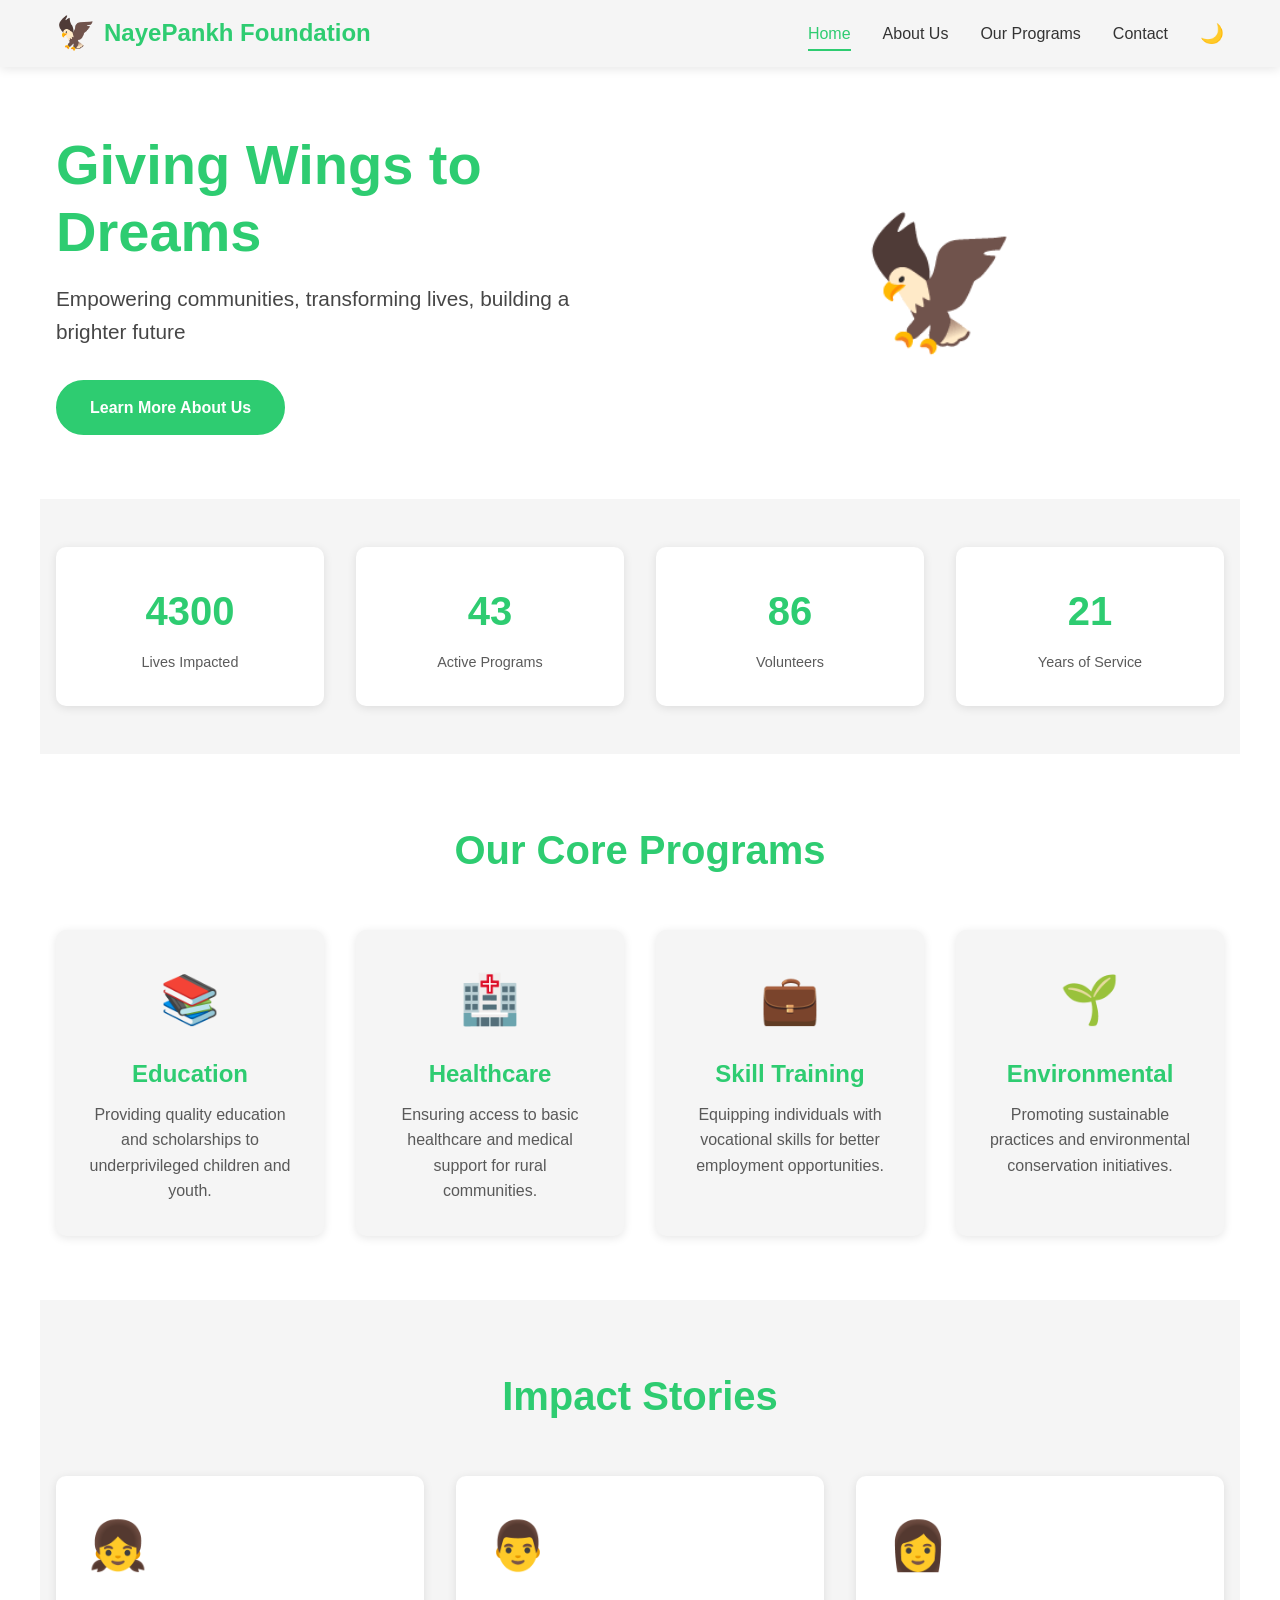
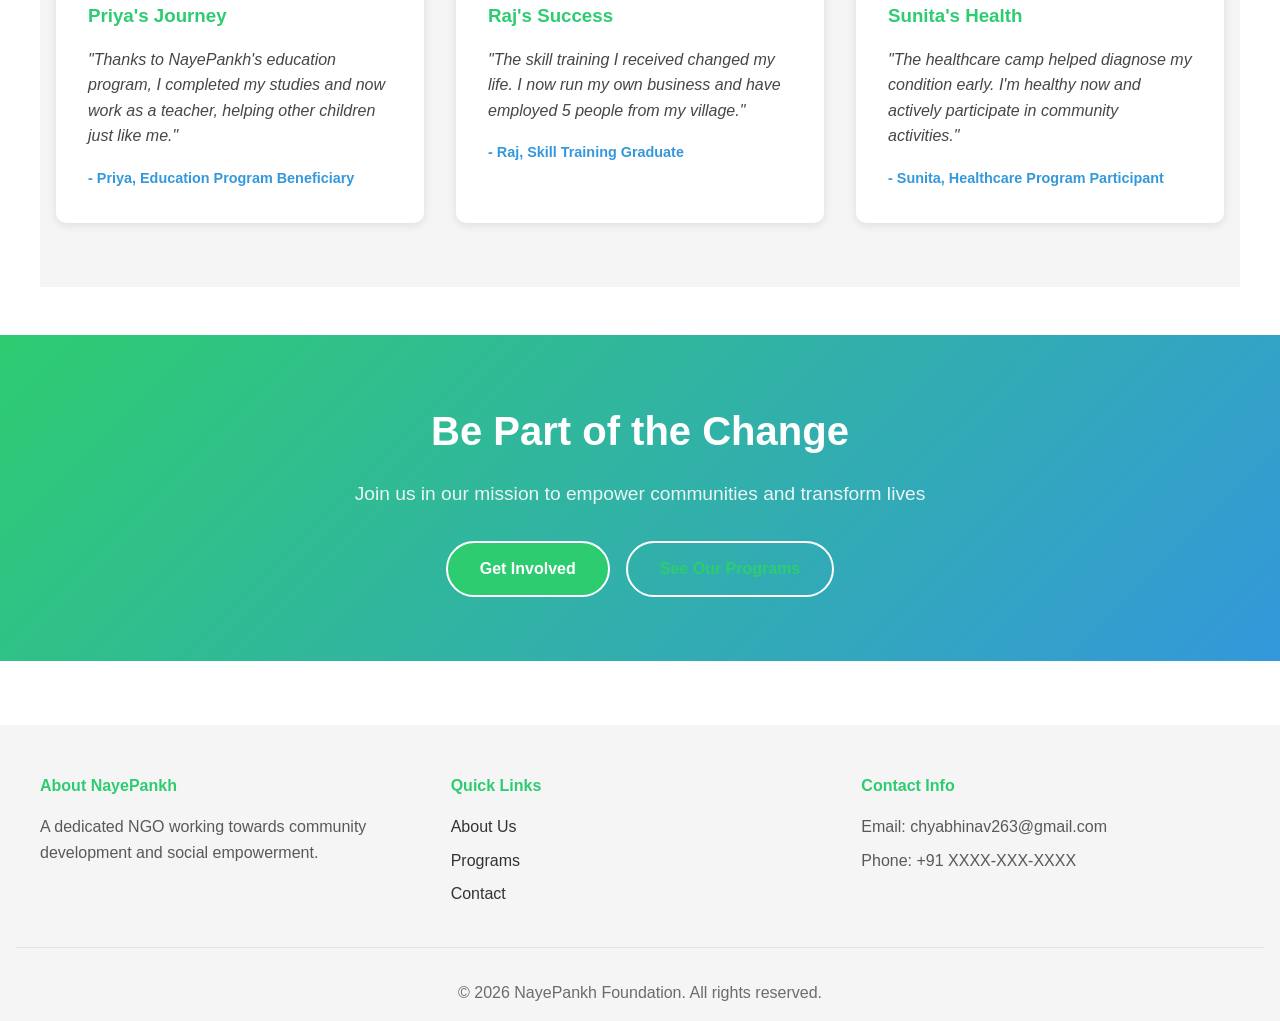
<file: index.html>
<!DOCTYPE html>
<html lang="en">
<head>
    <meta charset="UTF-8">
    <meta name="viewport" content="width=device-width, initial-scale=1.0">
    <title>NayePankh Foundation - Giving Wings to Dreams</title>
    <link rel="stylesheet" href="styles.css">
</head>
<body>
    <!-- Navigation Bar -->
    <nav class="navbar">
        <div class="nav-container">
            <div class="nav-logo">
                <span class="logo-icon">🦅</span>
                <span class="logo-text">NayePankh Foundation</span>
            </div>
            <div class="nav-menu">
                <a href="index.html" class="nav-link active">Home</a>
                <a href="about.html" class="nav-link">About Us</a>
                <a href="services.html" class="nav-link">Our Programs</a>
                <a href="contact.html" class="nav-link">Contact</a>
                <button class="theme-toggle" id="themeToggle" title="Toggle Dark Mode">🌙</button>
            </div>
            <div class="hamburger" id="hamburger">
                <span></span>
                <span></span>
                <span></span>
            </div>
        </div>
    </nav>

    <!-- Hero Section -->
    <section class="hero">
        <div class="hero-content">
            <h1 class="hero-title">Giving Wings to Dreams</h1>
            <p class="hero-subtitle">Empowering communities, transforming lives, building a brighter future</p>
            <a href="about.html" class="cta-button">Learn More About Us</a>
        </div>
        <div class="hero-animation">
            <div class="floating-bird">🦅</div>
        </div>
    </section>

    <!-- Stats Section -->
    <section class="stats-section">
        <div class="stat-card">
            <div class="stat-number" data-target="5000">0</div>
            <p class="stat-label">Lives Impacted</p>
        </div>
        <div class="stat-card">
            <div class="stat-number" data-target="50">0</div>
            <p class="stat-label">Active Programs</p>
        </div>
        <div class="stat-card">
            <div class="stat-number" data-target="100">0</div>
            <p class="stat-label">Volunteers</p>
        </div>
        <div class="stat-card">
            <div class="stat-number" data-target="25">0</div>
            <p class="stat-label">Years of Service</p>
        </div>
    </section>

    <!-- Featured Programs Section -->
    <section class="featured-programs">
        <h2 class="section-title">Our Core Programs</h2>
        <div class="programs-grid">
            <div class="program-card">
                <div class="program-icon">📚</div>
                <h3>Education</h3>
                <p>Providing quality education and scholarships to underprivileged children and youth.</p>
            </div>
            <div class="program-card">
                <div class="program-icon">🏥</div>
                <h3>Healthcare</h3>
                <p>Ensuring access to basic healthcare and medical support for rural communities.</p>
            </div>
            <div class="program-card">
                <div class="program-icon">💼</div>
                <h3>Skill Training</h3>
                <p>Equipping individuals with vocational skills for better employment opportunities.</p>
            </div>
            <div class="program-card">
                <div class="program-icon">🌱</div>
                <h3>Environmental</h3>
                <p>Promoting sustainable practices and environmental conservation initiatives.</p>
            </div>
        </div>
    </section>

    <!-- Impact Stories Section -->
    <section class="impact-stories">
        <h2 class="section-title">Impact Stories</h2>
        <div class="stories-container">
            <div class="story-card">
                <div class="story-avatar">👧</div>
                <h3>Priya's Journey</h3>
                <p>"Thanks to NayePankh's education program, I completed my studies and now work as a teacher, helping other children just like me."</p>
                <span class="story-author">- Priya, Education Program Beneficiary</span>
            </div>
            <div class="story-card">
                <div class="story-avatar">👨</div>
                <h3>Raj's Success</h3>
                <p>"The skill training I received changed my life. I now run my own business and have employed 5 people from my village."</p>
                <span class="story-author">- Raj, Skill Training Graduate</span>
            </div>
            <div class="story-card">
                <div class="story-avatar">👩</div>
                <h3>Sunita's Health</h3>
                <p>"The healthcare camp helped diagnose my condition early. I'm healthy now and actively participate in community activities."</p>
                <span class="story-author">- Sunita, Healthcare Program Participant</span>
            </div>
        </div>
    </section>

    <!-- Call to Action Section -->
    <section class="cta-section">
        <h2>Be Part of the Change</h2>
        <p>Join us in our mission to empower communities and transform lives</p>
        <div class="cta-buttons">
            <a href="contact.html" class="cta-button primary">Get Involved</a>
            <a href="services.html" class="cta-button secondary">See Our Programs</a>
        </div>
    </section>

    <!-- Footer -->
    <footer class="footer">
        <div class="footer-content">
            <div class="footer-section">
                <h4>About NayePankh</h4>
                <p>A dedicated NGO working towards community development and social empowerment.</p>
            </div>
            <div class="footer-section">
                <h4>Quick Links</h4>
                <ul>
                    <li><a href="about.html">About Us</a></li>
                    <li><a href="services.html">Programs</a></li>
                    <li><a href="contact.html">Contact</a></li>
                </ul>
            </div>
            <div class="footer-section">
                <h4>Contact Info</h4>
                <p>Email: chyabhinav263@gmail.com</p>
                <p>Phone: +91 XXXX-XXX-XXXX</p>
            </div>
        </div>
        <div class="footer-bottom">
            <p>&copy; 2026 NayePankh Foundation. All rights reserved.</p>
        </div>
    </footer>

    <script src="script.js"></script>
</body>
</html>
</file>
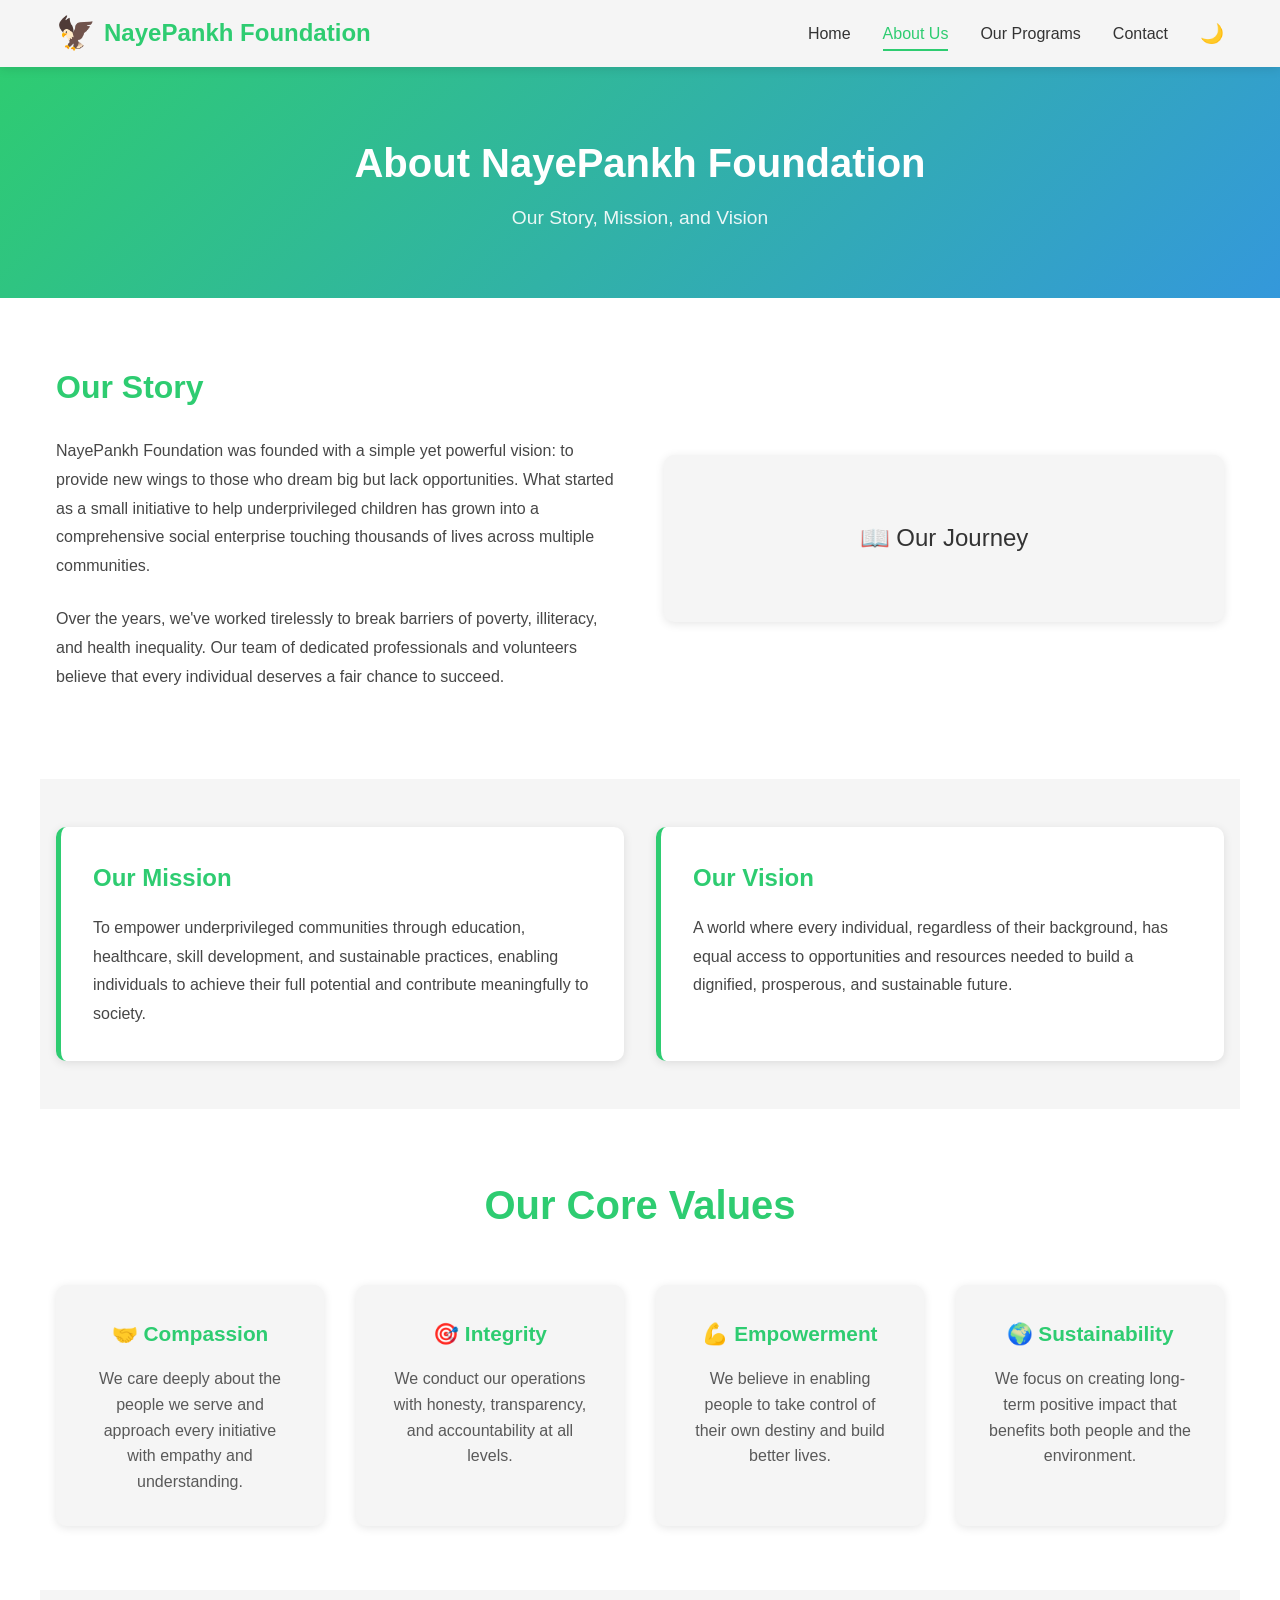
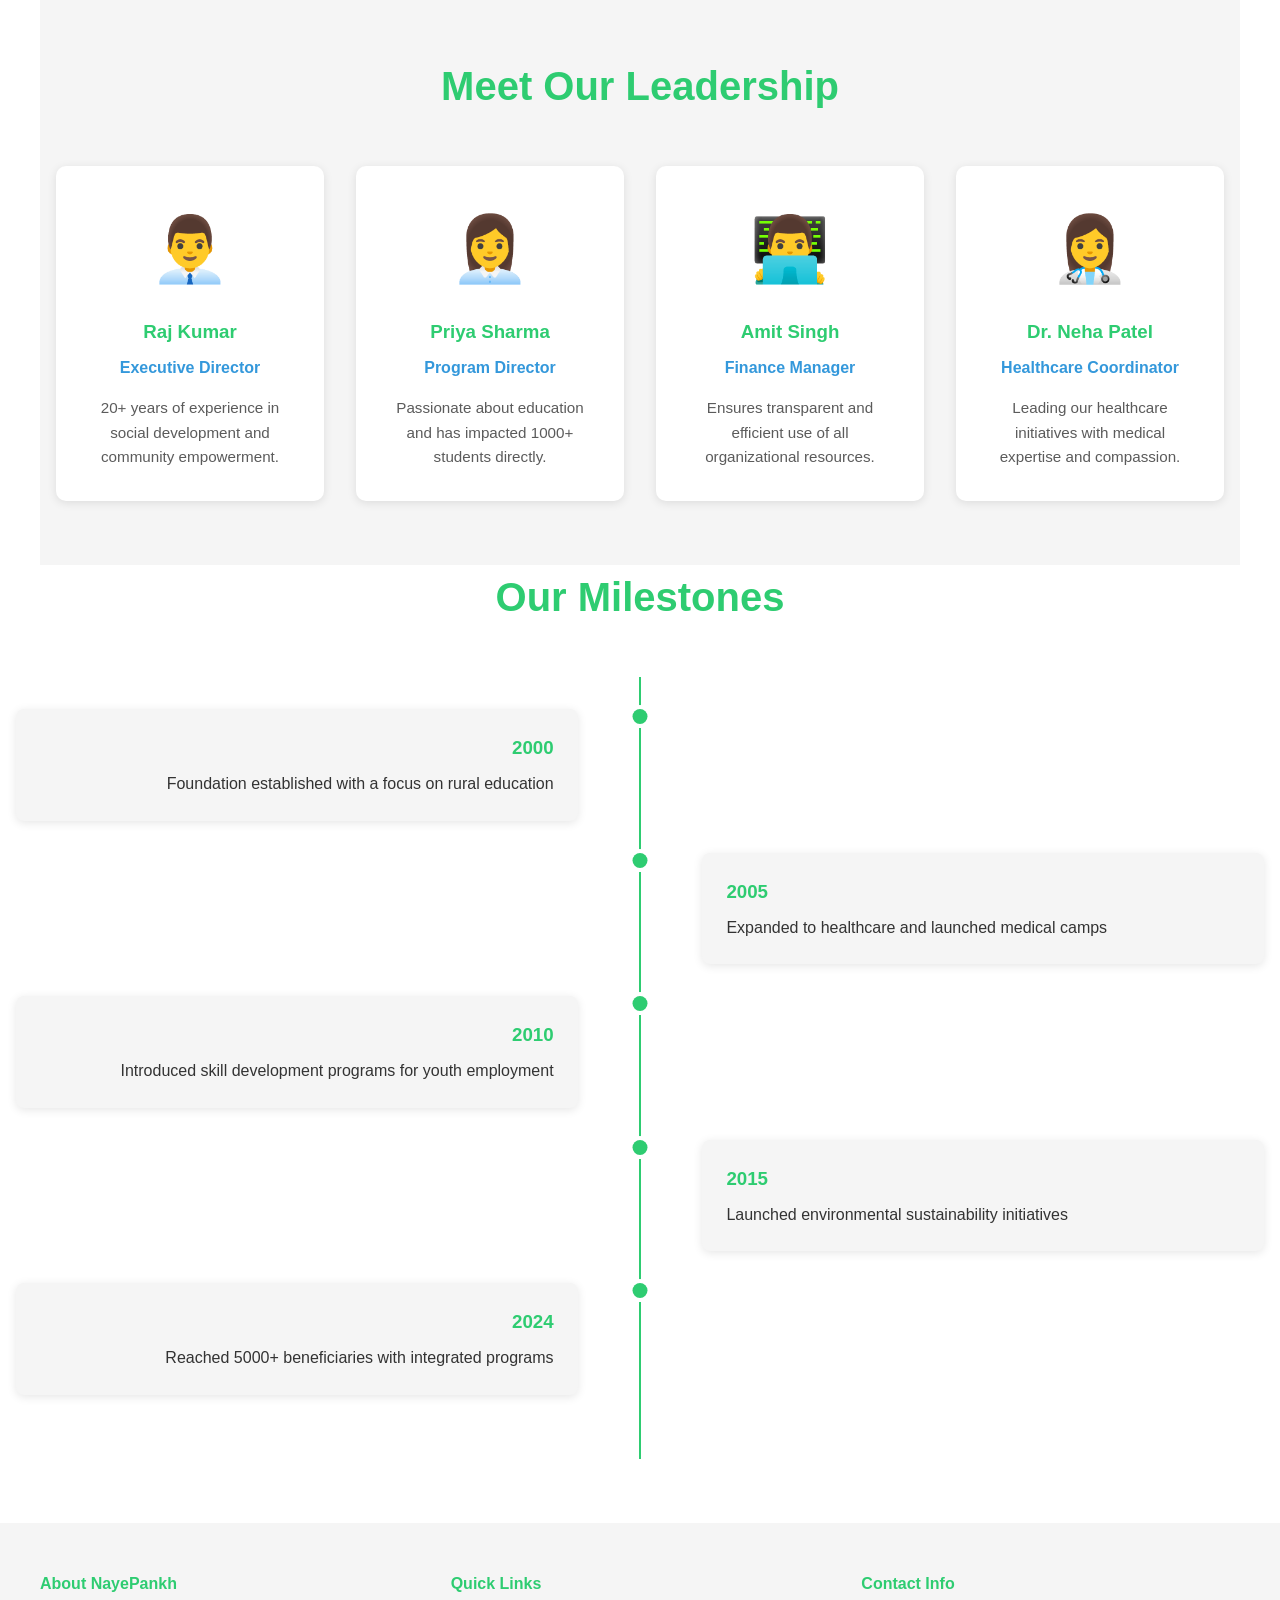
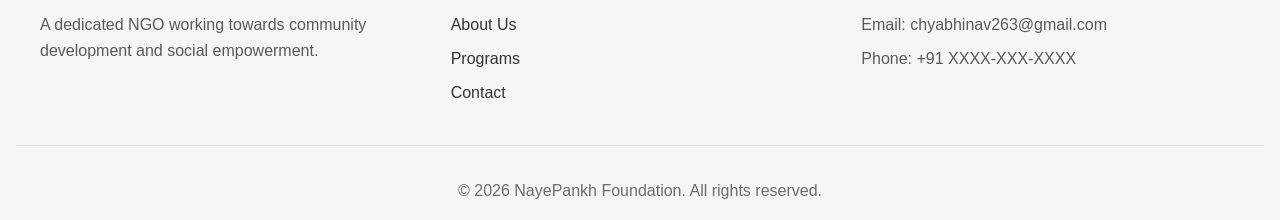
<file: about.html>
<!DOCTYPE html>
<html lang="en">
<head>
    <meta charset="UTF-8">
    <meta name="viewport" content="width=device-width, initial-scale=1.0">
    <title>About Us - NayePankh Foundation</title>
    <link rel="stylesheet" href="styles.css">
</head>
<body>
    <!-- Navigation Bar -->
    <nav class="navbar">
        <div class="nav-container">
            <div class="nav-logo">
                <span class="logo-icon">🦅</span>
                <span class="logo-text">NayePankh Foundation</span>
            </div>
            <div class="nav-menu">
                <a href="index.html" class="nav-link">Home</a>
                <a href="about.html" class="nav-link active">About Us</a>
                <a href="services.html" class="nav-link">Our Programs</a>
                <a href="contact.html" class="nav-link">Contact</a>
                <button class="theme-toggle" id="themeToggle" title="Toggle Dark Mode">🌙</button>
            </div>
            <div class="hamburger" id="hamburger">
                <span></span>
                <span></span>
                <span></span>
            </div>
        </div>
    </nav>

    <!-- Page Header -->
    <section class="page-header">
        <h1>About NayePankh Foundation</h1>
        <p>Our Story, Mission, and Vision</p>
    </section>

    <!-- Our Story Section -->
    <section class="about-section">
        <div class="about-content">
            <h2>Our Story</h2>
            <p>NayePankh Foundation was founded with a simple yet powerful vision: to provide new wings to those who dream big but lack opportunities. What started as a small initiative to help underprivileged children has grown into a comprehensive social enterprise touching thousands of lives across multiple communities.</p>
            <p>Over the years, we've worked tirelessly to break barriers of poverty, illiteracy, and health inequality. Our team of dedicated professionals and volunteers believe that every individual deserves a fair chance to succeed.</p>
        </div>
        <div class="about-image">
            <div class="placeholder-box">📖 Our Journey</div>
        </div>
    </section>

    <!-- Mission & Vision -->
    <section class="mission-vision">
        <div class="mission-card">
            <h3>Our Mission</h3>
            <p>To empower underprivileged communities through education, healthcare, skill development, and sustainable practices, enabling individuals to achieve their full potential and contribute meaningfully to society.</p>
        </div>
        <div class="vision-card">
            <h3>Our Vision</h3>
            <p>A world where every individual, regardless of their background, has equal access to opportunities and resources needed to build a dignified, prosperous, and sustainable future.</p>
        </div>
    </section>

    <!-- Core Values -->
    <section class="core-values">
        <h2 class="section-title">Our Core Values</h2>
        <div class="values-grid">
            <div class="value-card fade-in-up">
                <h3>🤝 Compassion</h3>
                <p>We care deeply about the people we serve and approach every initiative with empathy and understanding.</p>
            </div>
            <div class="value-card fade-in-up">
                <h3>🎯 Integrity</h3>
                <p>We conduct our operations with honesty, transparency, and accountability at all levels.</p>
            </div>
            <div class="value-card fade-in-up">
                <h3>💪 Empowerment</h3>
                <p>We believe in enabling people to take control of their own destiny and build better lives.</p>
            </div>
            <div class="value-card fade-in-up">
                <h3>🌍 Sustainability</h3>
                <p>We focus on creating long-term positive impact that benefits both people and the environment.</p>
            </div>
        </div>
    </section>

    <!-- Team Section -->
    <section class="team-section">
        <h2 class="section-title">Meet Our Leadership</h2>
        <div class="team-grid">
            <div class="team-member">
                <div class="member-avatar">👨‍💼</div>
                <h3>Raj Kumar</h3>
                <p class="member-role">Executive Director</p>
                <p class="member-bio">20+ years of experience in social development and community empowerment.</p>
            </div>
            <div class="team-member">
                <div class="member-avatar">👩‍💼</div>
                <h3>Priya Sharma</h3>
                <p class="member-role">Program Director</p>
                <p class="member-bio">Passionate about education and has impacted 1000+ students directly.</p>
            </div>
            <div class="team-member">
                <div class="member-avatar">👨‍💻</div>
                <h3>Amit Singh</h3>
                <p class="member-role">Finance Manager</p>
                <p class="member-bio">Ensures transparent and efficient use of all organizational resources.</p>
            </div>
            <div class="team-member">
                <div class="member-avatar">👩‍⚕️</div>
                <h3>Dr. Neha Patel</h3>
                <p class="member-role">Healthcare Coordinator</p>
                <p class="member-bio">Leading our healthcare initiatives with medical expertise and compassion.</p>
            </div>
        </div>
    </section>

    <!-- Achievements Timeline -->
    <section class="achievements">
        <h2 class="section-title">Our Milestones</h2>
        <div class="timeline">
            <div class="timeline-item">
                <div class="timeline-marker"></div>
                <div class="timeline-content">
                    <h3>2000</h3>
                    <p>Foundation established with a focus on rural education</p>
                </div>
            </div>
            <div class="timeline-item">
                <div class="timeline-marker"></div>
                <div class="timeline-content">
                    <h3>2005</h3>
                    <p>Expanded to healthcare and launched medical camps</p>
                </div>
            </div>
            <div class="timeline-item">
                <div class="timeline-marker"></div>
                <div class="timeline-content">
                    <h3>2010</h3>
                    <p>Introduced skill development programs for youth employment</p>
                </div>
            </div>
            <div class="timeline-item">
                <div class="timeline-marker"></div>
                <div class="timeline-content">
                    <h3>2015</h3>
                    <p>Launched environmental sustainability initiatives</p>
                </div>
            </div>
            <div class="timeline-item">
                <div class="timeline-marker"></div>
                <div class="timeline-content">
                    <h3>2024</h3>
                    <p>Reached 5000+ beneficiaries with integrated programs</p>
                </div>
            </div>
        </div>
    </section>

    <!-- Footer -->
    <footer class="footer">
        <div class="footer-content">
            <div class="footer-section">
                <h4>About NayePankh</h4>
                <p>A dedicated NGO working towards community development and social empowerment.</p>
            </div>
            <div class="footer-section">
                <h4>Quick Links</h4>
                <ul>
                    <li><a href="about.html">About Us</a></li>
                    <li><a href="services.html">Programs</a></li>
                    <li><a href="contact.html">Contact</a></li>
                </ul>
            </div>
            <div class="footer-section">
                <h4>Contact Info</h4>
                <p>Email: chyabhinav263@gmail.com</p>
                <p>Phone: +91 XXXX-XXX-XXXX</p>
            </div>
        </div>
        <div class="footer-bottom">
            <p>&copy; 2026 NayePankh Foundation. All rights reserved.</p>
        </div>
    </footer>

    <script src="script.js"></script>
</body>
</html>
</file>
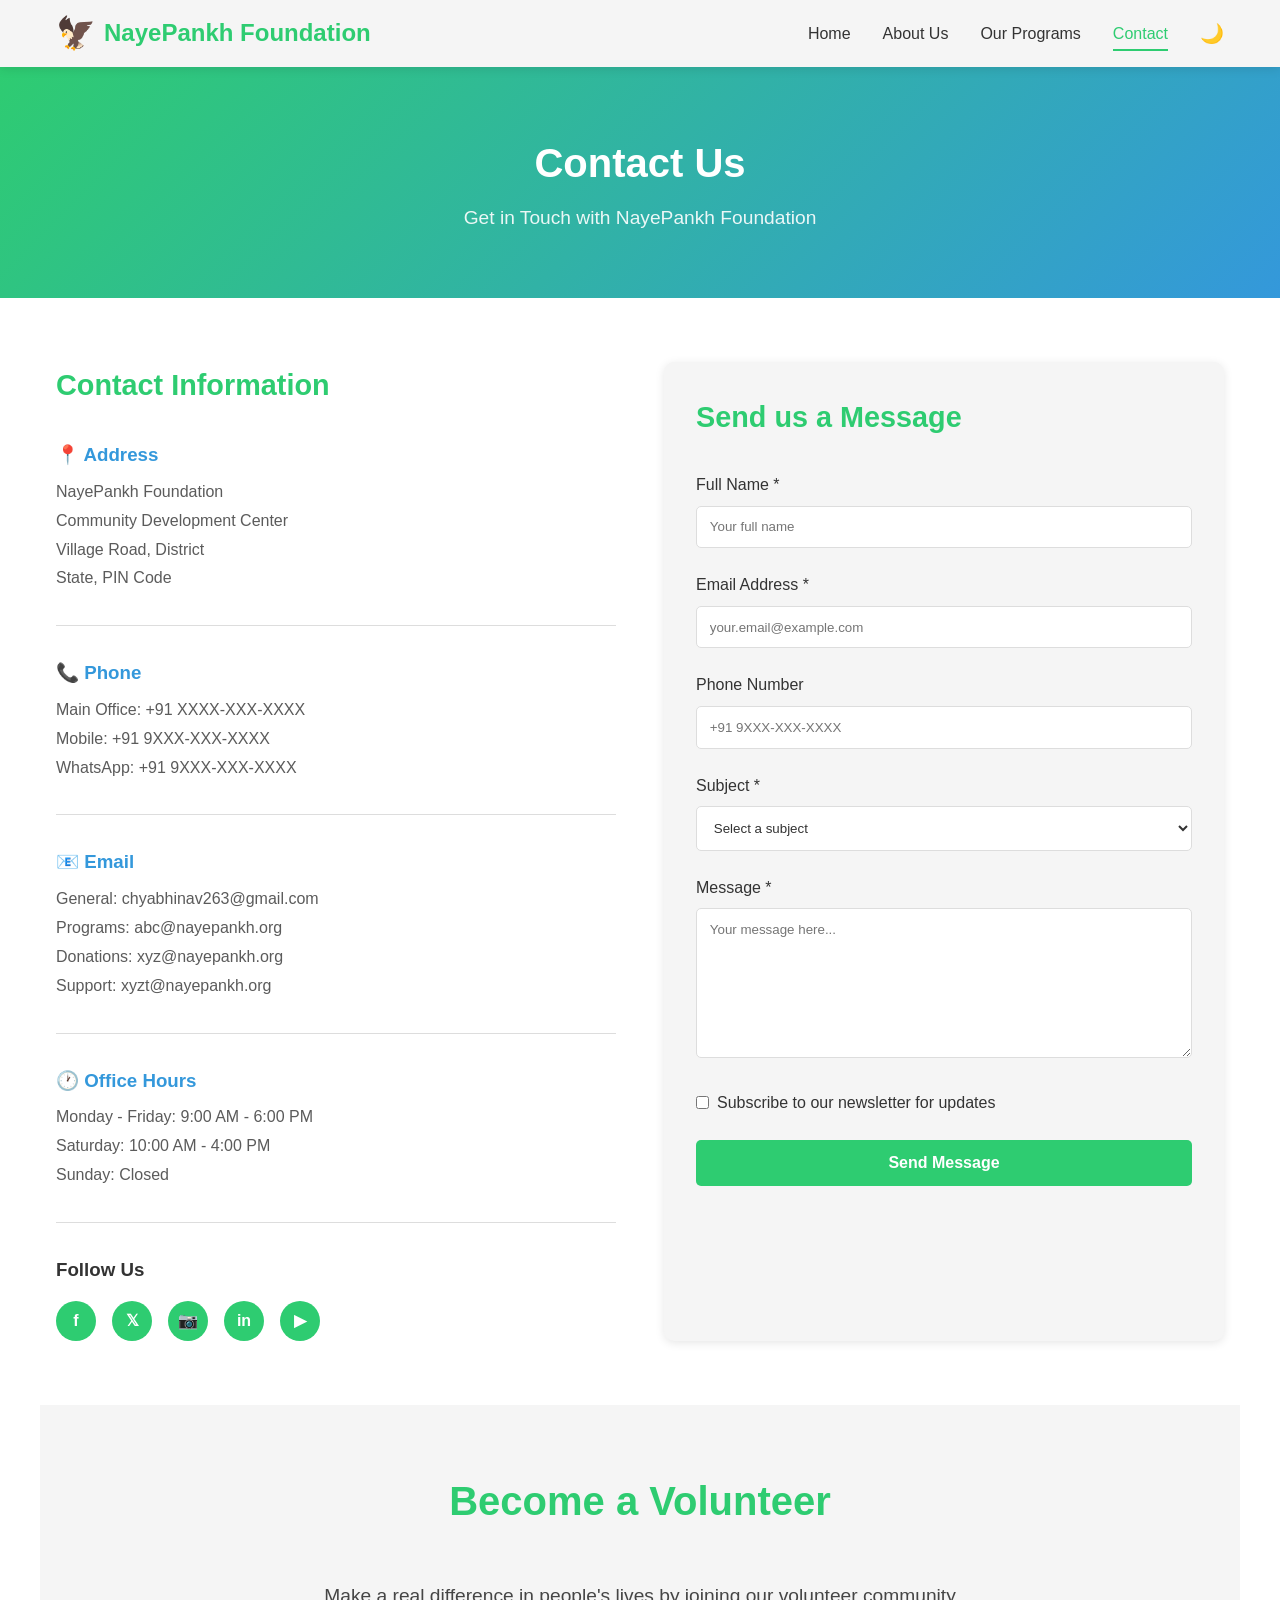
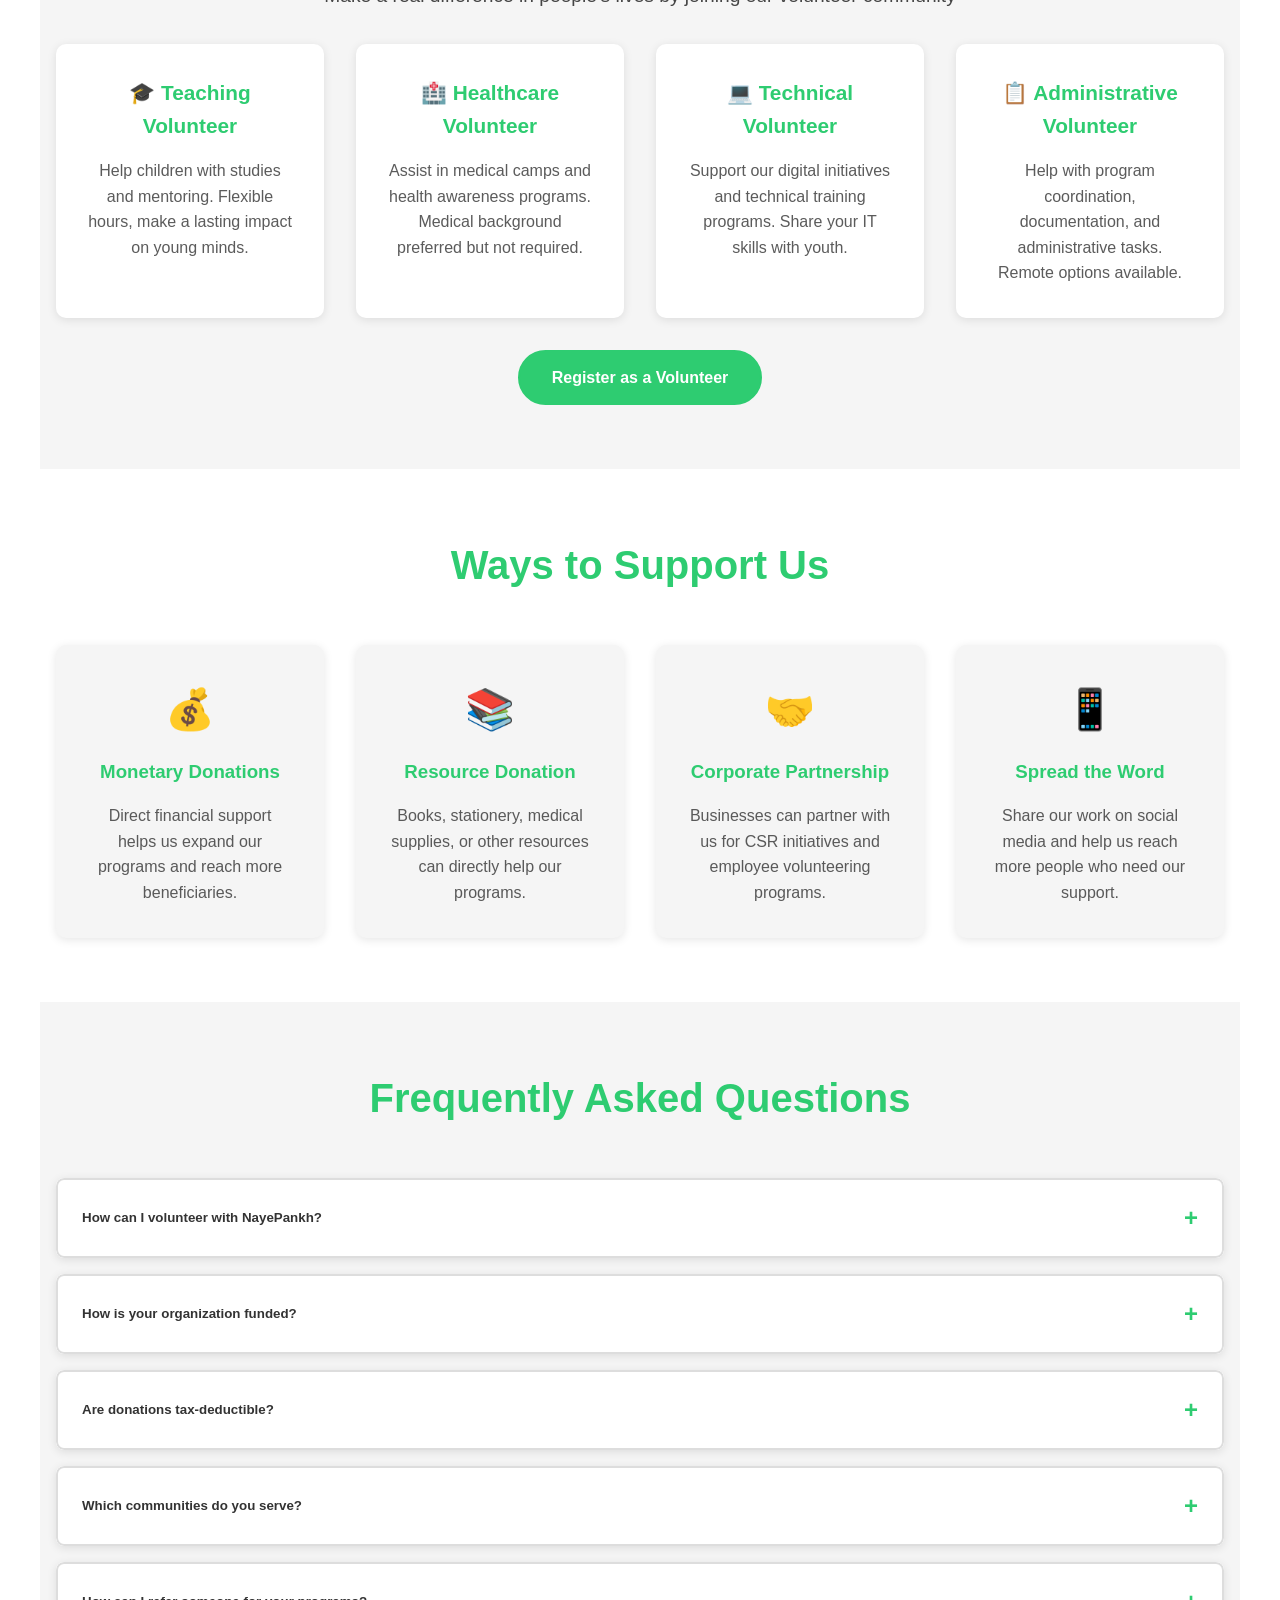
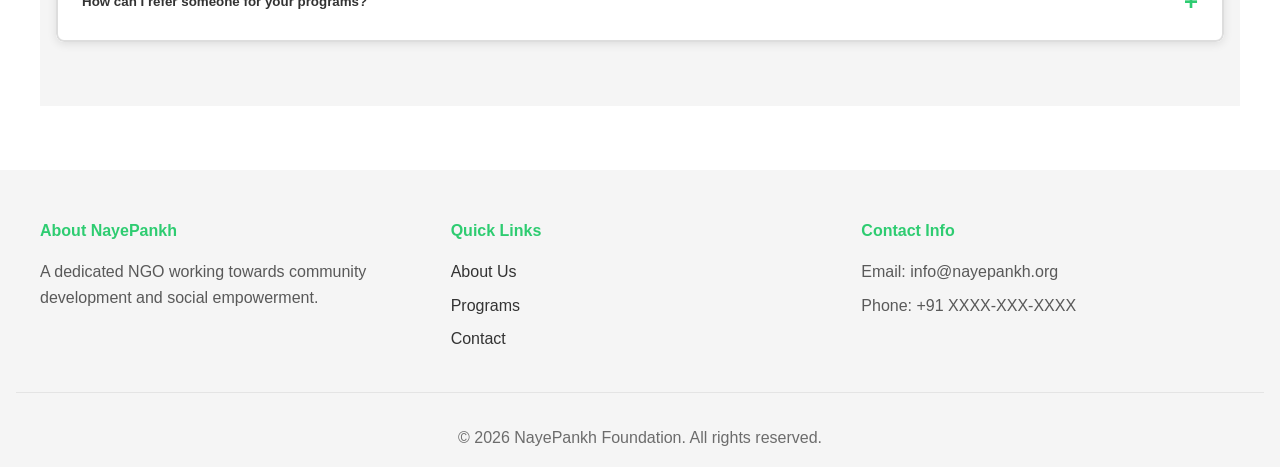
<file: contact.html>
<!DOCTYPE html>
<html lang="en">
<head>
    <meta charset="UTF-8">
    <meta name="viewport" content="width=device-width, initial-scale=1.0">
    <title>Contact Us - NayePankh Foundation</title>
    <link rel="stylesheet" href="styles.css">
</head>
<body>
    <!-- Navigation Bar -->
    <nav class="navbar">
        <div class="nav-container">
            <div class="nav-logo">
                <span class="logo-icon">🦅</span>
                <span class="logo-text">NayePankh Foundation</span>
            </div>
            <div class="nav-menu">
                <a href="index.html" class="nav-link">Home</a>
                <a href="about.html" class="nav-link">About Us</a>
                <a href="services.html" class="nav-link">Our Programs</a>
                <a href="contact.html" class="nav-link active">Contact</a>
                <button class="theme-toggle" id="themeToggle" title="Toggle Dark Mode">🌙</button>
            </div>
            <div class="hamburger" id="hamburger">
                <span></span>
                <span></span>
                <span></span>
            </div>
        </div>
    </nav>

    <!-- Page Header -->
    <section class="page-header">
        <h1>Contact Us</h1>
        <p>Get in Touch with NayePankh Foundation</p>
    </section>

    <!-- Contact Section -->
    <section class="contact-section">
        <div class="contact-container">
            <!-- Contact Information -->
            <div class="contact-info">
                <h2>Contact Information</h2>
                <div class="info-item">
                    <h3>📍 Address</h3>
                    <p>NayePankh Foundation<br>
                    Community Development Center<br>
                    Village Road, District<br>
                    State, PIN Code</p>
                </div>
                <div class="info-item">
                    <h3>📞 Phone</h3>
                    <p>
                        Main Office: +91 XXXX-XXX-XXXX<br>
                        Mobile: +91 9XXX-XXX-XXXX<br>
                        WhatsApp: +91 9XXX-XXX-XXXX
                    </p>
                </div>
                <div class="info-item">
                    <h3>📧 Email</h3>
                    <p>
                        General: chyabhinav263@gmail.com<br>
                        Programs: abc@nayepankh.org<br>
                        Donations: xyz@nayepankh.org<br>
                        Support: xyzt@nayepankh.org
                    </p>
                </div>
                <div class="info-item">
                    <h3>🕐 Office Hours</h3>
                    <p>
                        Monday - Friday: 9:00 AM - 6:00 PM<br>
                        Saturday: 10:00 AM - 4:00 PM<br>
                        Sunday: Closed
                    </p>
                </div>

                <!-- Social Media -->
                <div class="social-links">
                    <h3>Follow Us</h3>
                    <div class="social-icons">
                        <a href="#" class="social-icon" title="Facebook">f</a>
                        <a href="#" class="social-icon" title="Twitter">𝕏</a>
                        <a href="#" class="social-icon" title="Instagram">📷</a>
                        <a href="#" class="social-icon" title="LinkedIn">in</a>
                        <a href="#" class="social-icon" title="YouTube">▶</a>
                    </div>
                </div>
            </div>

            <!-- Contact Form -->
            <div class="contact-form-wrapper">
                <h2>Send us a Message</h2>
                <form class="contact-form" id="contactForm">
                    <div class="form-group">
                        <label for="name">Full Name *</label>
                        <input type="text" id="name" name="name" required placeholder="Your full name">
                    </div>

                    <div class="form-group">
                        <label for="email">Email Address *</label>
                        <input type="email" id="email" name="email" required placeholder="your.email@example.com">
                    </div>

                    <div class="form-group">
                        <label for="phone">Phone Number</label>
                        <input type="tel" id="phone" name="phone" placeholder="+91 9XXX-XXX-XXXX">
                    </div>

                    <div class="form-group">
                        <label for="subject">Subject *</label>
                        <select id="subject" name="subject" required>
                            <option value="">Select a subject</option>
                            <option value="general">General Inquiry</option>
                            <option value="program">Program Information</option>
                            <option value="volunteer">Volunteering</option>
                            <option value="donation">Donation & Sponsorship</option>
                            <option value="partnership">Partnership Opportunity</option>
                            <option value="other">Other</option>
                        </select>
                    </div>

                    <div class="form-group">
                        <label for="message">Message *</label>
                        <textarea id="message" name="message" required placeholder="Your message here..." rows="6"></textarea>
                    </div>

                    <div class="form-group checkbox">
                        <input type="checkbox" id="subscribe" name="subscribe">
                        <label for="subscribe">Subscribe to our newsletter for updates</label>
                    </div>

                    <button type="submit" class="submit-button">Send Message</button>
                </form>
                <div id="formMessage" class="form-message"></div>
            </div>
        </div>
    </section>

    <!-- Volunteer Section -->
    <section class="volunteer-section">
        <h2 class="section-title">Become a Volunteer</h2>
        <p class="volunteer-intro">Make a real difference in people's lives by joining our volunteer community</p>
        <div class="volunteer-cards">
            <div class="volunteer-card">
                <h3>🎓 Teaching Volunteer</h3>
                <p>Help children with studies and mentoring. Flexible hours, make a lasting impact on young minds.</p>
            </div>
            <div class="volunteer-card">
                <h3>🏥 Healthcare Volunteer</h3>
                <p>Assist in medical camps and health awareness programs. Medical background preferred but not required.</p>
            </div>
            <div class="volunteer-card">
                <h3>💻 Technical Volunteer</h3>
                <p>Support our digital initiatives and technical training programs. Share your IT skills with youth.</p>
            </div>
            <div class="volunteer-card">
                <h3>📋 Administrative Volunteer</h3>
                <p>Help with program coordination, documentation, and administrative tasks. Remote options available.</p>
            </div>
        </div>
        <a href="#contactForm" class="cta-button">Register as a Volunteer</a>
    </section>

    <!-- Ways to Support -->
    <section class="support-section">
        <h2 class="section-title">Ways to Support Us</h2>
        <div class="support-methods">
            <div class="support-method">
                <div class="method-icon">💰</div>
                <h3>Monetary Donations</h3>
                <p>Direct financial support helps us expand our programs and reach more beneficiaries.</p>
            </div>
            <div class="support-method">
                <div class="method-icon">📚</div>
                <h3>Resource Donation</h3>
                <p>Books, stationery, medical supplies, or other resources can directly help our programs.</p>
            </div>
            <div class="support-method">
                <div class="method-icon">🤝</div>
                <h3>Corporate Partnership</h3>
                <p>Businesses can partner with us for CSR initiatives and employee volunteering programs.</p>
            </div>
            <div class="support-method">
                <div class="method-icon">📱</div>
                <h3>Spread the Word</h3>
                <p>Share our work on social media and help us reach more people who need our support.</p>
            </div>
        </div>
    </section>

    <!-- FAQ Section -->
    <section class="faq-section">
        <h2 class="section-title">Frequently Asked Questions</h2>
        <div class="faq-container">
            <div class="faq-item">
                <button class="faq-question">How can I volunteer with NayePankh?</button>
                <div class="faq-answer">
                    <p>You can fill out the contact form above with "Volunteering" as the subject, or call our main office. We'll guide you through the registration process and help you find the right volunteer role based on your skills and interests.</p>
                </div>
            </div>
            <div class="faq-item">
                <button class="faq-question">How is your organization funded?</button>
                <div class="faq-answer">
                    <p>We are funded through individual donations, corporate partnerships, grants, and government support. All funds are utilized transparently for our programs and activities.</p>
                </div>
            </div>
            <div class="faq-item">
                <button class="faq-question">Are donations tax-deductible?</button>
                <div class="faq-answer">
                    <p>Yes, NayePankh Foundation is a registered NGO and donations may be eligible for tax deduction. Contact our donation department for more information and tax documentation.</p>
                </div>
            </div>
            <div class="faq-item">
                <button class="faq-question">Which communities do you serve?</button>
                <div class="faq-answer">
                    <p>We primarily serve rural and semi-urban communities in the region, with a focus on underprivileged and marginalized populations. We work across multiple villages and districts.</p>
                </div>
            </div>
            <div class="faq-item">
                <button class="faq-question">How can I refer someone for your programs?</button>
                <div class="faq-answer">
                    <p>You can refer individuals through our contact form, or call us directly. We'll evaluate their eligibility and help them enroll in the appropriate programs.</p>
                </div>
            </div>
        </div>
    </section>

    <!-- Footer -->
    <footer class="footer">
        <div class="footer-content">
            <div class="footer-section">
                <h4>About NayePankh</h4>
                <p>A dedicated NGO working towards community development and social empowerment.</p>
            </div>
            <div class="footer-section">
                <h4>Quick Links</h4>
                <ul>
                    <li><a href="about.html">About Us</a></li>
                    <li><a href="services.html">Programs</a></li>
                    <li><a href="contact.html">Contact</a></li>
                </ul>
            </div>
            <div class="footer-section">
                <h4>Contact Info</h4>
                <p>Email: info@nayepankh.org</p>
                <p>Phone: +91 XXXX-XXX-XXXX</p>
            </div>
        </div>
        <div class="footer-bottom">
            <p>&copy; 2026 NayePankh Foundation. All rights reserved.</p>
        </div>
    </footer>

    <script src="script.js"></script>
</body>
</html>
</file>
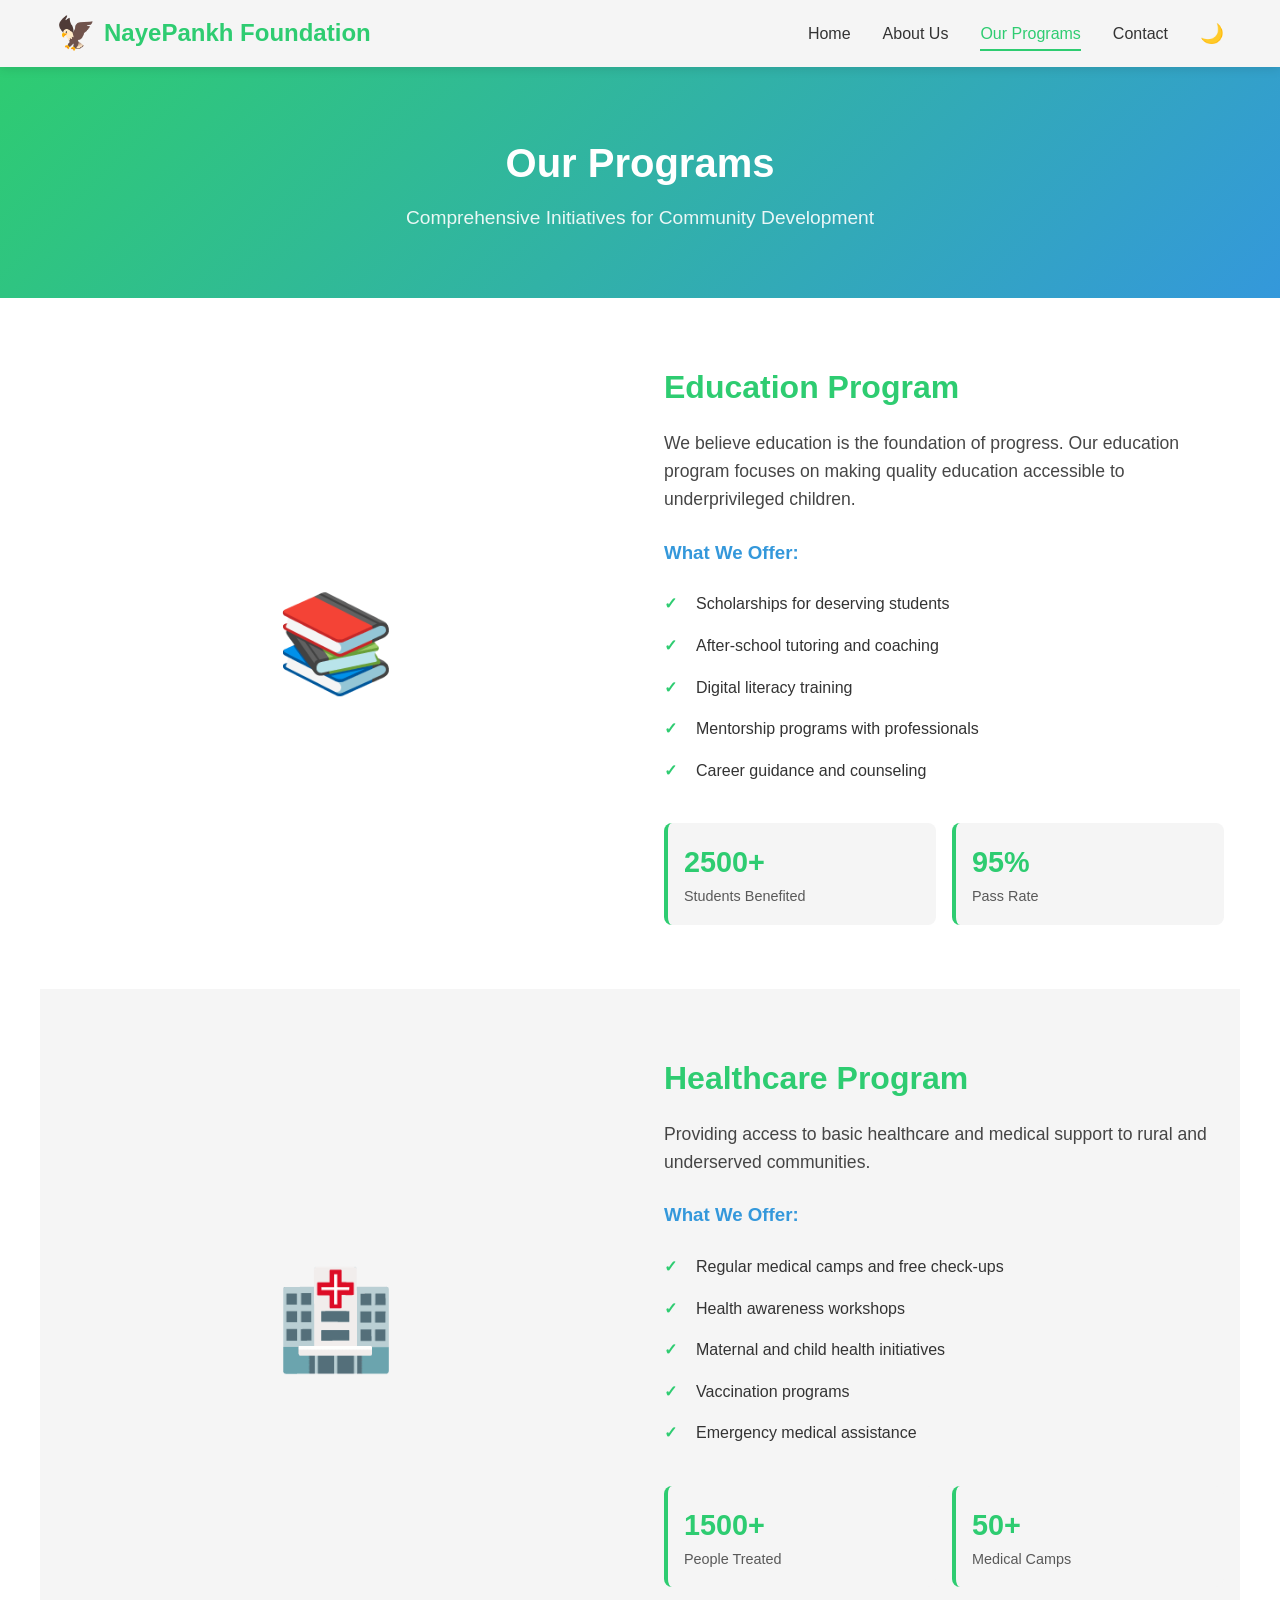
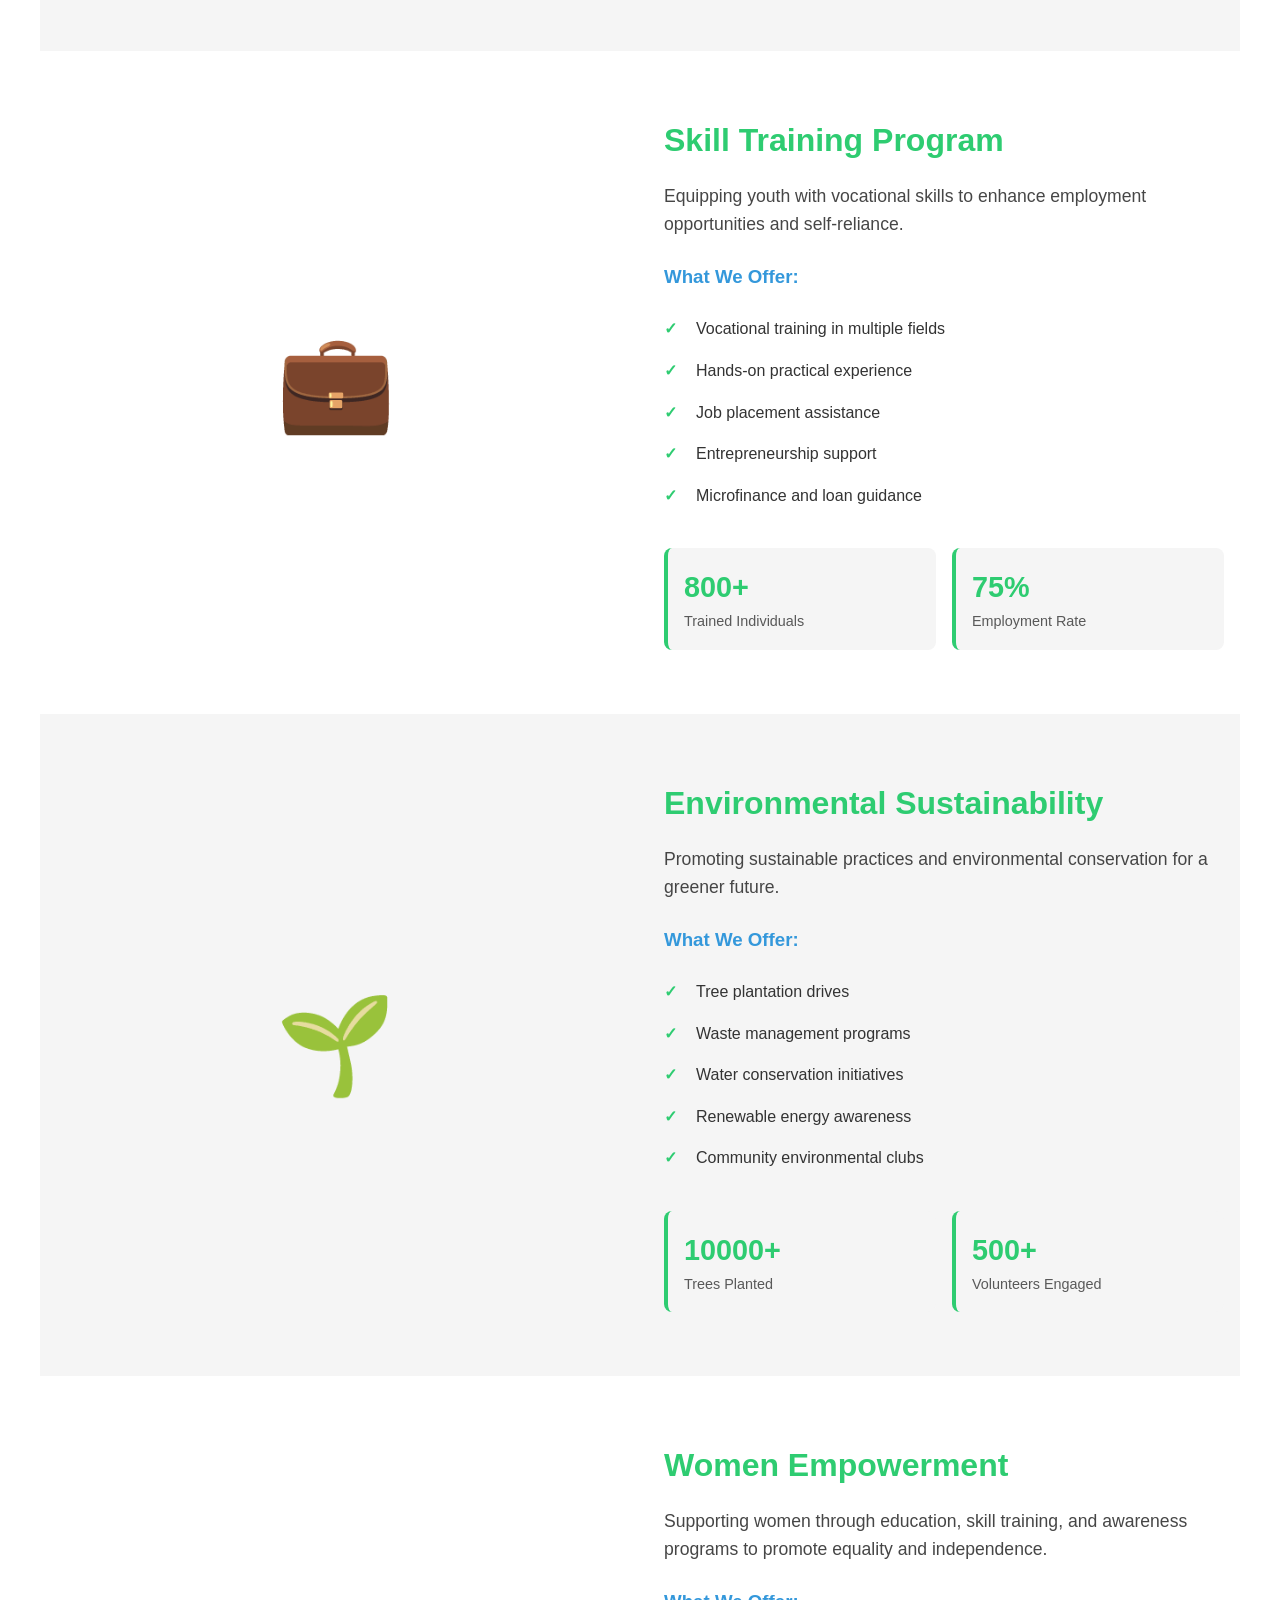
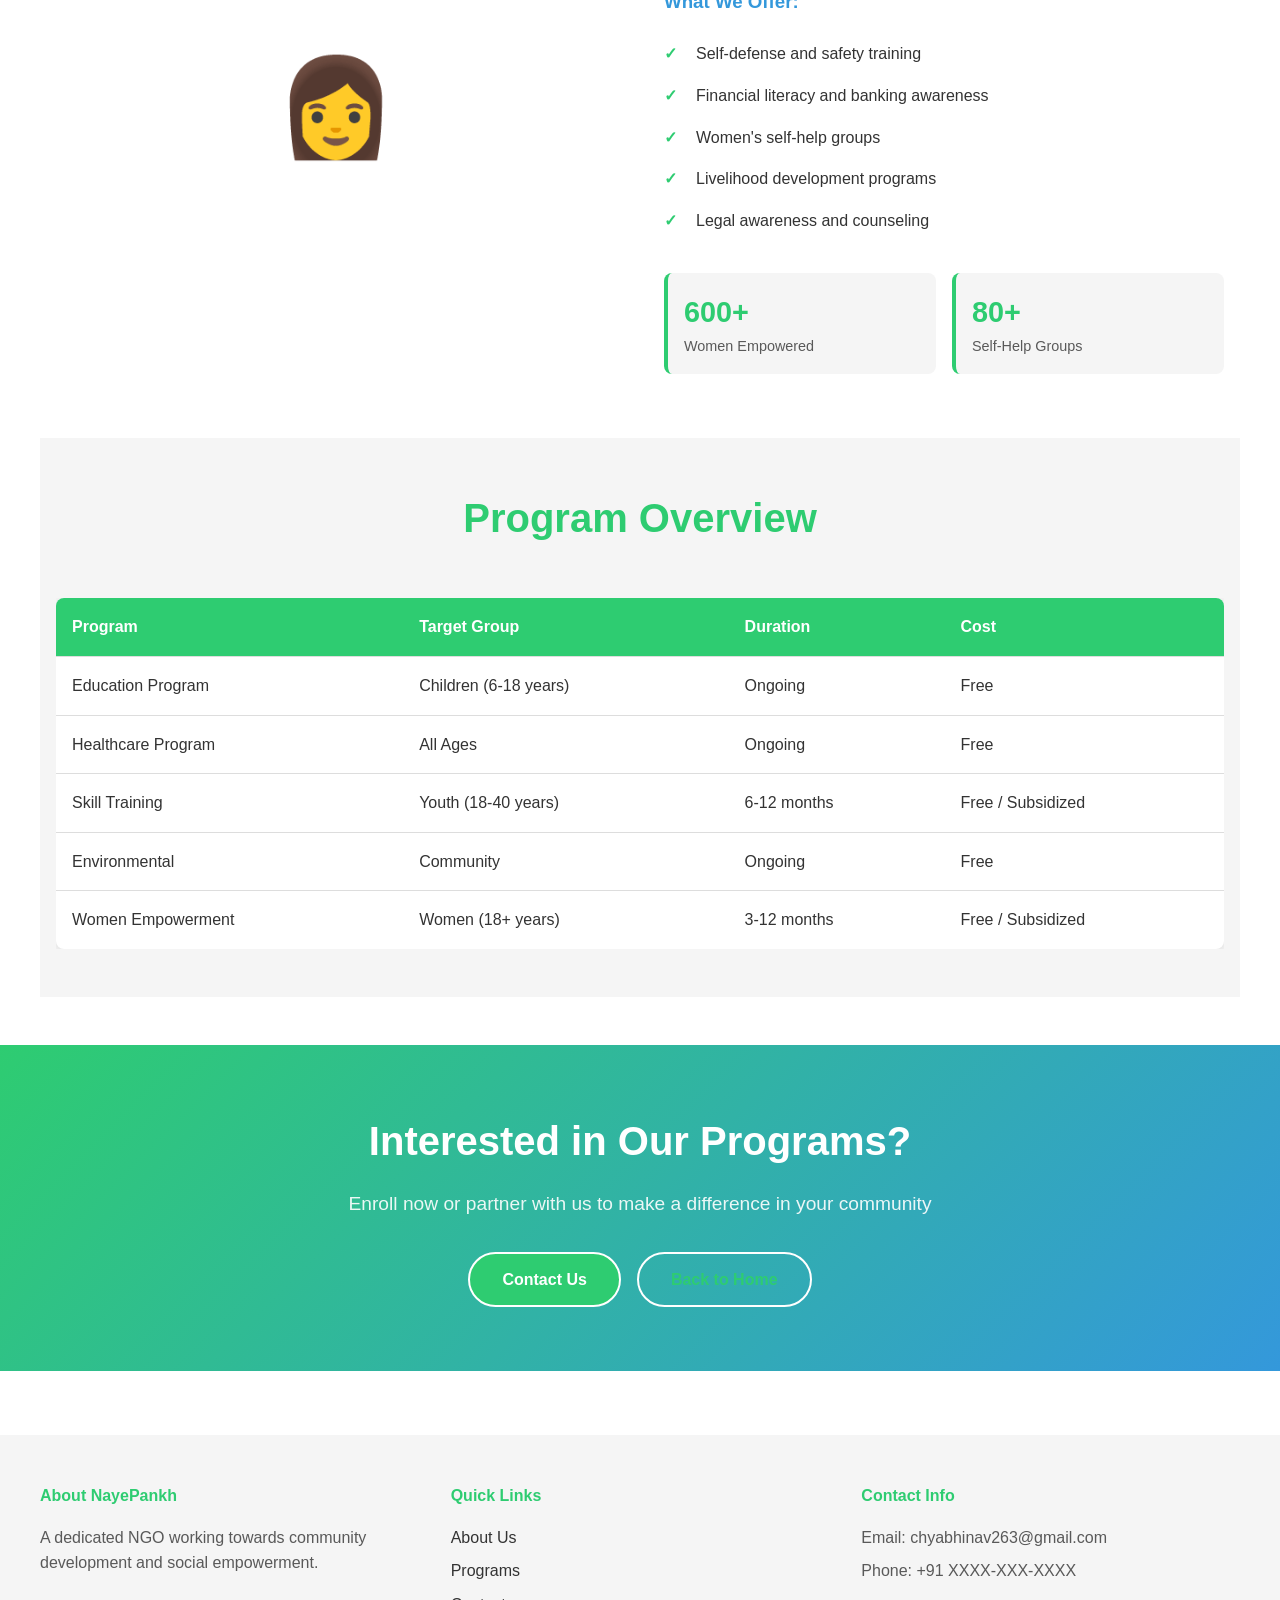
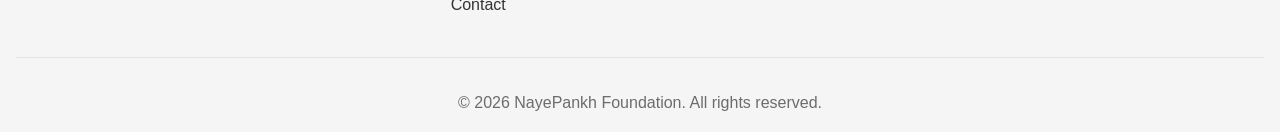
<file: services.html>
<!DOCTYPE html>
<html lang="en">
<head>
    <meta charset="UTF-8">
    <meta name="viewport" content="width=device-width, initial-scale=1.0">
    <title>Our Programs - NayePankh Foundation</title>
    <link rel="stylesheet" href="styles.css">
</head>
<body>
    <!-- Navigation Bar -->
    <nav class="navbar">
        <div class="nav-container">
            <div class="nav-logo">
                <span class="logo-icon">🦅</span>
                <span class="logo-text">NayePankh Foundation</span>
            </div>
            <div class="nav-menu">
                <a href="index.html" class="nav-link">Home</a>
                <a href="about.html" class="nav-link">About Us</a>
                <a href="services.html" class="nav-link active">Our Programs</a>
                <a href="contact.html" class="nav-link">Contact</a>
                <button class="theme-toggle" id="themeToggle" title="Toggle Dark Mode">🌙</button>
            </div>
            <div class="hamburger" id="hamburger">
                <span></span>
                <span></span>
                <span></span>
            </div>
        </div>
    </nav>

    <!-- Page Header -->
    <section class="page-header">
        <h1>Our Programs</h1>
        <p>Comprehensive Initiatives for Community Development</p>
    </section>

    <!-- Education Program -->
    <section class="program-section">
        <div class="program-detail">
            <div class="program-detail-image">📚</div>
            <div class="program-detail-content">
                <h2>Education Program</h2>
                <p class="program-description">We believe education is the foundation of progress. Our education program focuses on making quality education accessible to underprivileged children.</p>
                <h3>What We Offer:</h3>
                <ul class="program-features">
                    <li>Scholarships for deserving students</li>
                    <li>After-school tutoring and coaching</li>
                    <li>Digital literacy training</li>
                    <li>Mentorship programs with professionals</li>
                    <li>Career guidance and counseling</li>
                </ul>
                <div class="program-stats">
                    <div class="stat">
                        <span class="stat-value">2500+</span>
                        <span class="stat-text">Students Benefited</span>
                    </div>
                    <div class="stat">
                        <span class="stat-value">95%</span>
                        <span class="stat-text">Pass Rate</span>
                    </div>
                </div>
            </div>
        </div>
    </section>

    <!-- Healthcare Program -->
    <section class="program-section alternate">
        <div class="program-detail">
            <div class="program-detail-image">🏥</div>
            <div class="program-detail-content">
                <h2>Healthcare Program</h2>
                <p class="program-description">Providing access to basic healthcare and medical support to rural and underserved communities.</p>
                <h3>What We Offer:</h3>
                <ul class="program-features">
                    <li>Regular medical camps and free check-ups</li>
                    <li>Health awareness workshops</li>
                    <li>Maternal and child health initiatives</li>
                    <li>Vaccination programs</li>
                    <li>Emergency medical assistance</li>
                </ul>
                <div class="program-stats">
                    <div class="stat">
                        <span class="stat-value">1500+</span>
                        <span class="stat-text">People Treated</span>
                    </div>
                    <div class="stat">
                        <span class="stat-value">50+</span>
                        <span class="stat-text">Medical Camps</span>
                    </div>
                </div>
            </div>
        </div>
    </section>

    <!-- Skill Training Program -->
    <section class="program-section">
        <div class="program-detail">
            <div class="program-detail-image">💼</div>
            <div class="program-detail-content">
                <h2>Skill Training Program</h2>
                <p class="program-description">Equipping youth with vocational skills to enhance employment opportunities and self-reliance.</p>
                <h3>What We Offer:</h3>
                <ul class="program-features">
                    <li>Vocational training in multiple fields</li>
                    <li>Hands-on practical experience</li>
                    <li>Job placement assistance</li>
                    <li>Entrepreneurship support</li>
                    <li>Microfinance and loan guidance</li>
                </ul>
                <div class="program-stats">
                    <div class="stat">
                        <span class="stat-value">800+</span>
                        <span class="stat-text">Trained Individuals</span>
                    </div>
                    <div class="stat">
                        <span class="stat-value">75%</span>
                        <span class="stat-text">Employment Rate</span>
                    </div>
                </div>
            </div>
        </div>
    </section>

    <!-- Environmental Program -->
    <section class="program-section alternate">
        <div class="program-detail">
            <div class="program-detail-image">🌱</div>
            <div class="program-detail-content">
                <h2>Environmental Sustainability</h2>
                <p class="program-description">Promoting sustainable practices and environmental conservation for a greener future.</p>
                <h3>What We Offer:</h3>
                <ul class="program-features">
                    <li>Tree plantation drives</li>
                    <li>Waste management programs</li>
                    <li>Water conservation initiatives</li>
                    <li>Renewable energy awareness</li>
                    <li>Community environmental clubs</li>
                </ul>
                <div class="program-stats">
                    <div class="stat">
                        <span class="stat-value">10000+</span>
                        <span class="stat-text">Trees Planted</span>
                    </div>
                    <div class="stat">
                        <span class="stat-value">500+</span>
                        <span class="stat-text">Volunteers Engaged</span>
                    </div>
                </div>
            </div>
        </div>
    </section>

    <!-- Women Empowerment Program -->
    <section class="program-section">
        <div class="program-detail">
            <div class="program-detail-image">👩</div>
            <div class="program-detail-content">
                <h2>Women Empowerment</h2>
                <p class="program-description">Supporting women through education, skill training, and awareness programs to promote equality and independence.</p>
                <h3>What We Offer:</h3>
                <ul class="program-features">
                    <li>Self-defense and safety training</li>
                    <li>Financial literacy and banking awareness</li>
                    <li>Women's self-help groups</li>
                    <li>Livelihood development programs</li>
                    <li>Legal awareness and counseling</li>
                </ul>
                <div class="program-stats">
                    <div class="stat">
                        <span class="stat-value">600+</span>
                        <span class="stat-text">Women Empowered</span>
                    </div>
                    <div class="stat">
                        <span class="stat-value">80+</span>
                        <span class="stat-text">Self-Help Groups</span>
                    </div>
                </div>
            </div>
        </div>
    </section>

    <!-- Program Comparison Table -->
    <section class="programs-comparison">
        <h2 class="section-title">Program Overview</h2>
        <div class="comparison-table">
            <table>
                <thead>
                    <tr>
                        <th>Program</th>
                        <th>Target Group</th>
                        <th>Duration</th>
                        <th>Cost</th>
                    </tr>
                </thead>
                <tbody>
                    <tr>
                        <td>Education Program</td>
                        <td>Children (6-18 years)</td>
                        <td>Ongoing</td>
                        <td>Free</td>
                    </tr>
                    <tr>
                        <td>Healthcare Program</td>
                        <td>All Ages</td>
                        <td>Ongoing</td>
                        <td>Free</td>
                    </tr>
                    <tr>
                        <td>Skill Training</td>
                        <td>Youth (18-40 years)</td>
                        <td>6-12 months</td>
                        <td>Free / Subsidized</td>
                    </tr>
                    <tr>
                        <td>Environmental</td>
                        <td>Community</td>
                        <td>Ongoing</td>
                        <td>Free</td>
                    </tr>
                    <tr>
                        <td>Women Empowerment</td>
                        <td>Women (18+ years)</td>
                        <td>3-12 months</td>
                        <td>Free / Subsidized</td>
                    </tr>
                </tbody>
            </table>
        </div>
    </section>

    <!-- CTA Section -->
    <section class="cta-section">
        <h2>Interested in Our Programs?</h2>
        <p>Enroll now or partner with us to make a difference in your community</p>
        <div class="cta-buttons">
            <a href="contact.html" class="cta-button primary">Contact Us</a>
            <a href="index.html" class="cta-button secondary">Back to Home</a>
        </div>
    </section>

    <!-- Footer -->
    <footer class="footer">
        <div class="footer-content">
            <div class="footer-section">
                <h4>About NayePankh</h4>
                <p>A dedicated NGO working towards community development and social empowerment.</p>
            </div>
            <div class="footer-section">
                <h4>Quick Links</h4>
                <ul>
                    <li><a href="about.html">About Us</a></li>
                    <li><a href="services.html">Programs</a></li>
                    <li><a href="contact.html">Contact</a></li>
                </ul>
            </div>
            <div class="footer-section">
                <h4>Contact Info</h4>
                <p>Email: chyabhinav263@gmail.com</p>
                <p>Phone: +91 XXXX-XXX-XXXX</p>
            </div>
        </div>
        <div class="footer-bottom">
            <p>&copy; 2026 NayePankh Foundation. All rights reserved.</p>
        </div>
    </footer>

    <script src="script.js"></script>
</body>
</html>
</file>
<file: styles.css>
/* Root Variables */
:root {
    --primary-color: #2ecc71;
    --secondary-color: #3498db;
    --accent-color: #e74c3c;
    --dark-bg: #1a1a1a;
    --dark-text: #ffffff;
    --light-bg: #ffffff;
    --light-text: #333333;
    --gray-bg: #f5f5f5;
    --border-color: #ddd;
    --shadow: 0 2px 10px rgba(0, 0, 0, 0.1);
    --shadow-lg: 0 10px 30px rgba(0, 0, 0, 0.2);
    --transition: all 0.3s cubic-bezier(0.4, 0, 0.2, 1);
}

/* Light Mode */
body {
    --bg-color: var(--light-bg);
    --text-color: var(--light-text);
    --bg-secondary: var(--gray-bg);
}

/* Dark Mode */
body.dark-mode {
    --bg-color: var(--dark-bg);
    --text-color: var(--dark-text);
    --bg-secondary: #2d2d2d;
}

* {
    margin: 0;
    padding: 0;
    box-sizing: border-box;
}

html {
    scroll-behavior: smooth;
}

body {
    font-family: 'Segoe UI', Tahoma, Geneva, Verdana, sans-serif;
    background-color: var(--bg-color);
    color: var(--text-color);
    line-height: 1.6;
    transition: background-color 0.3s, color 0.3s;
}

/* ==================== NAVIGATION BAR ==================== */
.navbar {
    background-color: var(--bg-secondary);
    box-shadow: var(--shadow);
    position: sticky;
    top: 0;
    z-index: 1000;
    transition: var(--transition);
}

.nav-container {
    max-width: 1200px;
    margin: 0 auto;
    padding: 0.5rem 1rem;
    display: flex;
    justify-content: space-between;
    align-items: center;
}

.nav-logo {
    font-size: 1.5rem;
    font-weight: bold;
    display: flex;
    align-items: center;
    gap: 0.5rem;
    color: var(--primary-color);
    text-decoration: none;
    cursor: pointer;
}

.logo-icon {
    font-size: 2rem;
    animation: float 3s ease-in-out infinite;
}

.logo-text {
    display: none;
}

@media (min-width: 768px) {
    .logo-text {
        display: inline;
    }
}

.nav-menu {
    display: none;
    gap: 2rem;
    align-items: center;
}

@media (min-width: 768px) {
    .nav-menu {
        display: flex;
    }
}

.nav-link {
    color: var(--text-color);
    text-decoration: none;
    font-weight: 500;
    position: relative;
    transition: color 0.3s;
}

.nav-link::after {
    content: '';
    position: absolute;
    bottom: -5px;
    left: 0;
    width: 0;
    height: 2px;
    background-color: var(--primary-color);
    transition: width 0.3s;
}

.nav-link:hover::after,
.nav-link.active::after {
    width: 100%;
}

.nav-link.active {
    color: var(--primary-color);
}

.theme-toggle {
    background: none;
    border: none;
    font-size: 1.2rem;
    cursor: pointer;
    transition: transform 0.3s;
    display: flex;
    align-items: center;
    justify-content: center;
}

.theme-toggle:hover {
    transform: rotate(20deg);
}

/* Hamburger Menu */
.hamburger {
    display: flex;
    flex-direction: column;
    gap: 5px;
    cursor: pointer;
}

.hamburger span {
    width: 25px;
    height: 3px;
    background-color: var(--text-color);
    transition: 0.3s;
}

@media (min-width: 768px) {
    .hamburger {
        display: none;
    }
}

/* ==================== ANIMATIONS ==================== */
@keyframes float {
    0%, 100% {
        transform: translateY(0);
    }
    50% {
        transform: translateY(-10px);
    }
}

@keyframes fadeIn {
    from {
        opacity: 0;
    }
    to {
        opacity: 1;
    }
}

@keyframes slideInUp {
    from {
        opacity: 0;
        transform: translateY(30px);
    }
    to {
        opacity: 1;
        transform: translateY(0);
    }
}

@keyframes slideInDown {
    from {
        opacity: 0;
        transform: translateY(-30px);
    }
    to {
        opacity: 1;
        transform: translateY(0);
    }
}

@keyframes slideInLeft {
    from {
        opacity: 0;
        transform: translateX(-30px);
    }
    to {
        opacity: 1;
        transform: translateX(0);
    }
}

@keyframes slideInRight {
    from {
        opacity: 0;
        transform: translateX(30px);
    }
    to {
        opacity: 1;
        transform: translateX(0);
    }
}

@keyframes pulse {
    0%, 100% {
        transform: scale(1);
    }
    50% {
        transform: scale(1.05);
    }
}

@keyframes shimmer {
    0% {
        background-position: -1000px 0;
    }
    100% {
        background-position: 1000px 0;
    }
}

.fade-in-up {
    animation: slideInUp 0.6s ease-out;
}

/* ==================== HERO SECTION ==================== */
.hero {
    display: grid;
    grid-template-columns: 1fr 1fr;
    align-items: center;
    gap: 2rem;
    padding: 4rem 1rem;
    max-width: 1200px;
    margin: 0 auto;
    animation: fadeIn 0.8s ease-in;
}

.hero-content {
    animation: slideInLeft 0.8s ease-out;
}

.hero-title {
    font-size: 3.5rem;
    font-weight: 700;
    color: var(--primary-color);
    margin-bottom: 1rem;
    line-height: 1.2;
}

.hero-subtitle {
    font-size: 1.3rem;
    color: var(--text-color);
    margin-bottom: 2rem;
    opacity: 0.9;
}

.hero-animation {
    display: flex;
    justify-content: center;
    align-items: center;
    animation: slideInRight 0.8s ease-out;
}

.floating-bird {
    font-size: 8rem;
    animation: float 4s ease-in-out infinite;
}

@media (max-width: 768px) {
    .hero {
        grid-template-columns: 1fr;
        padding: 2rem 1rem;
    }

    .hero-title {
        font-size: 2rem;
    }

    .hero-subtitle {
        font-size: 1rem;
    }

    .floating-bird {
        font-size: 4rem;
    }
}

/* ==================== CTA BUTTON ==================== */
.cta-button {
    display: inline-block;
    padding: 0.8rem 2rem;
    background-color: var(--primary-color);
    color: white;
    text-decoration: none;
    border-radius: 50px;
    font-weight: 600;
    transition: var(--transition);
    border: 2px solid var(--primary-color);
    cursor: pointer;
    font-size: 1rem;
}

.cta-button:hover {
    transform: translateY(-3px);
    box-shadow: var(--shadow-lg);
    background-color: transparent;
    color: var(--primary-color);
}

.cta-button.secondary {
    background-color: transparent;
    color: var(--primary-color);
}

.cta-button.secondary:hover {
    background-color: var(--primary-color);
    color: white;
}

/* ==================== STATS SECTION ==================== */
.stats-section {
    display: grid;
    grid-template-columns: repeat(auto-fit, minmax(200px, 1fr));
    gap: 2rem;
    padding: 3rem 1rem;
    max-width: 1200px;
    margin: 0 auto;
    background-color: var(--bg-secondary);
}

.stat-card {
    text-align: center;
    padding: 2rem;
    border-radius: 10px;
    background-color: var(--bg-color);
    box-shadow: var(--shadow);
    transition: var(--transition);
    animation: slideInUp 0.6s ease-out;
}

.stat-card:hover {
    transform: translateY(-10px);
    box-shadow: var(--shadow-lg);
}

.stat-number {
    font-size: 2.5rem;
    font-weight: 700;
    color: var(--primary-color);
    margin-bottom: 0.5rem;
}

.stat-label {
    font-size: 0.9rem;
    color: var(--text-color);
    opacity: 0.8;
}

/* ==================== FEATURED PROGRAMS ==================== */
.featured-programs {
    padding: 4rem 1rem;
    max-width: 1200px;
    margin: 0 auto;
}

.section-title {
    font-size: 2.5rem;
    text-align: center;
    margin-bottom: 3rem;
    color: var(--primary-color);
    font-weight: 700;
}

.programs-grid {
    display: grid;
    grid-template-columns: repeat(auto-fit, minmax(250px, 1fr));
    gap: 2rem;
}

.program-card {
    background-color: var(--bg-secondary);
    padding: 2rem;
    border-radius: 10px;
    text-align: center;
    transition: var(--transition);
    box-shadow: var(--shadow);
    animation: slideInUp 0.6s ease-out;
}

.program-card:hover {
    transform: translateY(-10px);
    box-shadow: var(--shadow-lg);
}

.program-icon {
    font-size: 3rem;
    margin-bottom: 1rem;
}

.program-card h3 {
    font-size: 1.5rem;
    margin-bottom: 0.5rem;
    color: var(--primary-color);
}

.program-card p {
    opacity: 0.8;
    line-height: 1.6;
}

/* ==================== IMPACT STORIES ==================== */
.impact-stories {
    padding: 4rem 1rem;
    background-color: var(--bg-secondary);
    max-width: 1200px;
    margin: 0 auto;
}

.stories-container {
    display: grid;
    grid-template-columns: repeat(auto-fit, minmax(280px, 1fr));
    gap: 2rem;
}

.story-card {
    background-color: var(--bg-color);
    padding: 2rem;
    border-radius: 10px;
    box-shadow: var(--shadow);
    transition: var(--transition);
    animation: slideInUp 0.6s ease-out;
}

.story-card:hover {
    transform: translateY(-5px);
    box-shadow: var(--shadow-lg);
}

.story-avatar {
    font-size: 3rem;
    margin-bottom: 1rem;
}

.story-card h3 {
    color: var(--primary-color);
    margin-bottom: 1rem;
}

.story-card p {
    font-style: italic;
    margin-bottom: 1rem;
    opacity: 0.9;
}

.story-author {
    font-size: 0.9rem;
    color: var(--secondary-color);
    font-weight: 600;
}

/* ==================== CTA SECTION ==================== */
.cta-section {
    background: linear-gradient(135deg, var(--primary-color), var(--secondary-color));
    padding: 4rem 1rem;
    text-align: center;
    color: white;
    margin: 3rem 0;
}

.cta-section h2 {
    font-size: 2.5rem;
    margin-bottom: 1rem;
}

.cta-section p {
    font-size: 1.2rem;
    margin-bottom: 2rem;
    opacity: 0.9;
}

.cta-buttons {
    display: flex;
    gap: 1rem;
    justify-content: center;
    flex-wrap: wrap;
}

.cta-buttons .cta-button {
    border-color: white;
}

/* ==================== PAGE HEADER ==================== */
.page-header {
    background: linear-gradient(135deg, var(--primary-color), var(--secondary-color));
    color: white;
    padding: 4rem 1rem;
    text-align: center;
}

.page-header h1 {
    font-size: 2.5rem;
    margin-bottom: 0.5rem;
}

.page-header p {
    font-size: 1.2rem;
    opacity: 0.9;
}

/* ==================== ABOUT SECTION ==================== */
.about-section {
    display: grid;
    grid-template-columns: 1fr 1fr;
    gap: 3rem;
    align-items: center;
    padding: 4rem 1rem;
    max-width: 1200px;
    margin: 0 auto;
}

.about-content h2 {
    font-size: 2rem;
    color: var(--primary-color);
    margin-bottom: 1.5rem;
}

.about-content p {
    margin-bottom: 1.5rem;
    opacity: 0.9;
    line-height: 1.8;
}

.placeholder-box {
    background-color: var(--bg-secondary);
    padding: 4rem 2rem;
    border-radius: 10px;
    text-align: center;
    font-size: 1.5rem;
    box-shadow: var(--shadow);
}

@media (max-width: 768px) {
    .about-section {
        grid-template-columns: 1fr;
    }
}

/* ==================== MISSION & VISION ==================== */
.mission-vision {
    display: grid;
    grid-template-columns: 1fr 1fr;
    gap: 2rem;
    padding: 3rem 1rem;
    background-color: var(--bg-secondary);
    max-width: 1200px;
    margin: 0 auto;
}

.mission-card,
.vision-card {
    background-color: var(--bg-color);
    padding: 2rem;
    border-radius: 10px;
    box-shadow: var(--shadow);
    border-left: 5px solid var(--primary-color);
    transition: var(--transition);
}

.mission-card:hover,
.vision-card:hover {
    transform: translateX(10px);
    box-shadow: var(--shadow-lg);
}

.mission-card h3,
.vision-card h3 {
    color: var(--primary-color);
    font-size: 1.5rem;
    margin-bottom: 1rem;
}

.mission-card p,
.vision-card p {
    opacity: 0.9;
    line-height: 1.8;
}

@media (max-width: 768px) {
    .mission-vision {
        grid-template-columns: 1fr;
    }
}

/* ==================== CORE VALUES ==================== */
.core-values {
    padding: 4rem 1rem;
    max-width: 1200px;
    margin: 0 auto;
}

.values-grid {
    display: grid;
    grid-template-columns: repeat(auto-fit, minmax(250px, 1fr));
    gap: 2rem;
}

.value-card {
    background-color: var(--bg-secondary);
    padding: 2rem;
    border-radius: 10px;
    text-align: center;
    box-shadow: var(--shadow);
    transition: var(--transition);
}

.value-card:hover {
    transform: translateY(-10px);
    box-shadow: var(--shadow-lg);
}

.value-card h3 {
    font-size: 1.3rem;
    margin-bottom: 1rem;
    color: var(--primary-color);
}

.value-card p {
    opacity: 0.8;
}

/* ==================== TEAM SECTION ==================== */
.team-section {
    padding: 4rem 1rem;
    background-color: var(--bg-secondary);
    max-width: 1200px;
    margin: 0 auto;
}

.team-grid {
    display: grid;
    grid-template-columns: repeat(auto-fit, minmax(250px, 1fr));
    gap: 2rem;
}

.team-member {
    background-color: var(--bg-color);
    padding: 2rem;
    border-radius: 10px;
    text-align: center;
    box-shadow: var(--shadow);
    transition: var(--transition);
}

.team-member:hover {
    transform: translateY(-10px);
    box-shadow: var(--shadow-lg);
}

.member-avatar {
    font-size: 4rem;
    margin-bottom: 1rem;
}

.team-member h3 {
    color: var(--primary-color);
    margin-bottom: 0.5rem;
}

.member-role {
    color: var(--secondary-color);
    font-weight: 600;
    margin-bottom: 1rem;
}

.member-bio {
    opacity: 0.8;
    font-size: 0.95rem;
    line-height: 1.6;
}

/* ==================== TIMELINE ==================== */
.timeline {
    position: relative;
    padding: 2rem 1rem;
}

.timeline::before {
    content: '';
    position: absolute;
    left: 50%;
    top: 0;
    bottom: 0;
    width: 2px;
    background-color: var(--primary-color);
    transform: translateX(-50%);
}

.timeline-item {
    margin-bottom: 2rem;
    position: relative;
}

.timeline-item:nth-child(odd) .timeline-content {
    margin-left: 0;
    margin-right: auto;
    width: 45%;
    text-align: right;
}

.timeline-item:nth-child(even) .timeline-content {
    margin-left: auto;
    margin-right: 0;
    width: 45%;
    text-align: left;
}

.timeline-marker {
    position: absolute;
    left: 50%;
    top: 0;
    width: 15px;
    height: 15px;
    background-color: var(--primary-color);
    border-radius: 50%;
    transform: translateX(-50%);
    box-shadow: 0 0 0 4px var(--bg-color);
}

.timeline-content {
    background-color: var(--bg-secondary);
    padding: 1.5rem;
    border-radius: 8px;
    box-shadow: var(--shadow);
}

.timeline-content h3 {
    color: var(--primary-color);
    margin-bottom: 0.5rem;
}

@media (max-width: 768px) {
    .timeline::before {
        left: 20px;
    }

    .timeline-marker {
        left: 20px;
    }

    .timeline-item:nth-child(odd) .timeline-content,
    .timeline-item:nth-child(even) .timeline-content {
        width: 100%;
        margin-left: 50px;
        margin-right: 0;
        text-align: left;
    }
}

/* ==================== PROGRAM DETAIL ==================== */
.program-section {
    padding: 4rem 1rem;
    max-width: 1200px;
    margin: 0 auto;
}

.program-section.alternate {
    background-color: var(--bg-secondary);
}

.program-detail {
    display: grid;
    grid-template-columns: 1fr 1fr;
    gap: 3rem;
    align-items: center;
}

.program-detail-image {
    font-size: 6rem;
    text-align: center;
}

.program-detail-content h2 {
    font-size: 2rem;
    color: var(--primary-color);
    margin-bottom: 1rem;
}

.program-description {
    font-size: 1.1rem;
    margin-bottom: 1.5rem;
    opacity: 0.9;
}

.program-detail-content h3 {
    color: var(--secondary-color);
    margin-bottom: 1rem;
}

.program-features {
    list-style: none;
    margin-bottom: 2rem;
}

.program-features li {
    padding: 0.5rem 0;
    padding-left: 2rem;
    position: relative;
}

.program-features li::before {
    content: '✓';
    position: absolute;
    left: 0;
    color: var(--primary-color);
    font-weight: bold;
}

.program-stats {
    display: grid;
    grid-template-columns: 1fr 1fr;
    gap: 1rem;
    margin-top: 1rem;
}

.stat {
    display: flex;
    flex-direction: column;
    background-color: var(--bg-secondary);
    padding: 1rem;
    border-radius: 8px;
    border-left: 4px solid var(--primary-color);
}

.stat-value {
    font-size: 1.8rem;
    font-weight: bold;
    color: var(--primary-color);
}

.stat-text {
    font-size: 0.9rem;
    opacity: 0.8;
}

@media (max-width: 768px) {
    .program-detail {
        grid-template-columns: 1fr;
    }

    .program-detail-image {
        font-size: 3rem;
        order: -1;
    }
}

/* ==================== PROGRAMS COMPARISON ==================== */
.programs-comparison {
    padding: 3rem 1rem;
    background-color: var(--bg-secondary);
    max-width: 1200px;
    margin: 0 auto;
}

.comparison-table {
    overflow-x: auto;
}

table {
    width: 100%;
    border-collapse: collapse;
    background-color: var(--bg-color);
    box-shadow: var(--shadow);
    border-radius: 8px;
    overflow: hidden;
}

table thead {
    background-color: var(--primary-color);
    color: white;
}

table th,
table td {
    padding: 1rem;
    text-align: left;
    border-bottom: 1px solid var(--border-color);
}

table tbody tr:hover {
    background-color: var(--bg-secondary);
}

table tbody tr:last-child td {
    border-bottom: none;
}

/* ==================== CONTACT SECTION ==================== */
.contact-section {
    padding: 4rem 1rem;
    max-width: 1200px;
    margin: 0 auto;
}

.contact-container {
    display: grid;
    grid-template-columns: 1fr 1fr;
    gap: 3rem;
}

.contact-info h2,
.contact-form-wrapper h2 {
    font-size: 1.8rem;
    color: var(--primary-color);
    margin-bottom: 2rem;
}

.info-item {
    margin-bottom: 2rem;
    padding-bottom: 2rem;
    border-bottom: 1px solid var(--border-color);
}

.info-item:last-child {
    border-bottom: none;
}

.info-item h3 {
    color: var(--secondary-color);
    margin-bottom: 0.5rem;
}

.info-item p {
    opacity: 0.8;
    line-height: 1.8;
}

/* ==================== SOCIAL LINKS ==================== */
.social-links {
    margin-top: 2rem;
}

.social-icons {
    display: flex;
    gap: 1rem;
    margin-top: 1rem;
    flex-wrap: wrap;
}

.social-icon {
    width: 40px;
    height: 40px;
    display: flex;
    align-items: center;
    justify-content: center;
    background-color: var(--primary-color);
    color: white;
    border-radius: 50%;
    text-decoration: none;
    transition: var(--transition);
    font-weight: bold;
}

.social-icon:hover {
    background-color: var(--secondary-color);
    transform: scale(1.1);
}

/* ==================== CONTACT FORM ==================== */
.contact-form-wrapper {
    background-color: var(--bg-secondary);
    padding: 2rem;
    border-radius: 10px;
    box-shadow: var(--shadow);
}

.contact-form {
    display: flex;
    flex-direction: column;
}

.form-group {
    margin-bottom: 1.5rem;
}

.form-group label {
    display: block;
    margin-bottom: 0.5rem;
    color: var(--text-color);
    font-weight: 500;
}

.form-group input,
.form-group textarea,
.form-group select {
    width: 100%;
    padding: 0.8rem;
    border: 1px solid var(--border-color);
    border-radius: 5px;
    background-color: var(--bg-color);
    color: var(--text-color);
    font-family: inherit;
    transition: border-color 0.3s;
}

.form-group input:focus,
.form-group textarea:focus,
.form-group select:focus {
    outline: none;
    border-color: var(--primary-color);
    box-shadow: 0 0 0 3px rgba(46, 204, 113, 0.1);
}

.form-group textarea {
    resize: vertical;
    min-height: 150px;
}

.form-group.checkbox {
    display: flex;
    align-items: center;
    gap: 0.5rem;
}

.form-group.checkbox input {
    width: auto;
    margin: 0;
}

.form-group.checkbox label {
    margin: 0;
}

.submit-button {
    padding: 0.9rem 2rem;
    background-color: var(--primary-color);
    color: white;
    border: none;
    border-radius: 5px;
    font-weight: 600;
    cursor: pointer;
    transition: var(--transition);
    font-size: 1rem;
}

.submit-button:hover {
    background-color: var(--secondary-color);
    transform: translateY(-2px);
}

.form-message {
    margin-top: 1rem;
    padding: 1rem;
    border-radius: 5px;
    text-align: center;
    display: none;
}

.form-message.success {
    display: block;
    background-color: rgba(46, 204, 113, 0.2);
    color: var(--primary-color);
    border: 1px solid var(--primary-color);
}

.form-message.error {
    display: block;
    background-color: rgba(231, 76, 60, 0.2);
    color: var(--accent-color);
    border: 1px solid var(--accent-color);
}

@media (max-width: 768px) {
    .contact-container {
        grid-template-columns: 1fr;
    }
}

/* ==================== VOLUNTEER SECTION ==================== */
.volunteer-section {
    padding: 4rem 1rem;
    background-color: var(--bg-secondary);
    max-width: 1200px;
    margin: 0 auto;
    text-align: center;
}

.volunteer-intro {
    font-size: 1.2rem;
    margin-bottom: 2rem;
    opacity: 0.9;
}

.volunteer-cards {
    display: grid;
    grid-template-columns: repeat(auto-fit, minmax(250px, 1fr));
    gap: 2rem;
    margin-bottom: 2rem;
}

.volunteer-card {
    background-color: var(--bg-color);
    padding: 2rem;
    border-radius: 10px;
    box-shadow: var(--shadow);
    transition: var(--transition);
}

.volunteer-card:hover {
    transform: translateY(-10px);
    box-shadow: var(--shadow-lg);
}

.volunteer-card h3 {
    color: var(--primary-color);
    margin-bottom: 1rem;
    font-size: 1.3rem;
}

.volunteer-card p {
    opacity: 0.8;
    line-height: 1.6;
}

/* ==================== SUPPORT SECTION ==================== */
.support-section {
    padding: 4rem 1rem;
    max-width: 1200px;
    margin: 0 auto;
}

.support-methods {
    display: grid;
    grid-template-columns: repeat(auto-fit, minmax(250px, 1fr));
    gap: 2rem;
}

.support-method {
    background-color: var(--bg-secondary);
    padding: 2rem;
    border-radius: 10px;
    text-align: center;
    box-shadow: var(--shadow);
    transition: var(--transition);
}

.support-method:hover {
    transform: translateY(-10px);
    box-shadow: var(--shadow-lg);
}

.method-icon {
    font-size: 2.5rem;
    margin-bottom: 1rem;
}

.support-method h3 {
    color: var(--primary-color);
    margin-bottom: 1rem;
}

.support-method p {
    opacity: 0.8;
    line-height: 1.6;
}

/* ==================== FAQ SECTION ==================== */
.faq-section {
    padding: 4rem 1rem;
    background-color: var(--bg-secondary);
    max-width: 1200px;
    margin: 0 auto;
}

.faq-container {
    display: flex;
    flex-direction: column;
    gap: 1rem;
}

.faq-item {
    background-color: var(--bg-color);
    border-radius: 8px;
    overflow: hidden;
    box-shadow: var(--shadow);
    transition: var(--transition);
}

.faq-question {
    width: 100%;
    padding: 1.5rem;
    text-align: left;
    background-color: var(--bg-color);
    border: 2px solid var(--border-color);
    border-radius: 8px;
    cursor: pointer;
    font-weight: 600;
    color: var(--text-color);
    transition: var(--transition);
    display: flex;
    justify-content: space-between;
    align-items: center;
}

.faq-question:hover {
    background-color: var(--bg-secondary);
    border-color: var(--primary-color);
}

.faq-question::after {
    content: '+';
    font-size: 1.5rem;
    color: var(--primary-color);
    transition: transform 0.3s;
}

.faq-item.active .faq-question {
    background-color: var(--bg-secondary);
    border-color: var(--primary-color);
}

.faq-item.active .faq-question::after {
    transform: rotate(45deg);
}

.faq-answer {
    max-height: 0;
    overflow: hidden;
    transition: max-height 0.3s ease-out;
}

.faq-item.active .faq-answer {
    max-height: 500px;
}

.faq-answer p {
    padding: 1.5rem;
    opacity: 0.9;
    line-height: 1.8;
    background-color: var(--bg-secondary);
}

/* ==================== FOOTER ==================== */
.footer {
    background-color: var(--bg-secondary);
    color: var(--text-color);
    padding: 3rem 1rem 1rem;
    margin-top: 4rem;
}

.footer-content {
    display: grid;
    grid-template-columns: repeat(auto-fit, minmax(250px, 1fr));
    gap: 2rem;
    max-width: 1200px;
    margin: 0 auto 2rem;
}

.footer-section h4 {
    color: var(--primary-color);
    margin-bottom: 1rem;
}

.footer-section p {
    opacity: 0.8;
    line-height: 1.6;
    margin-bottom: 0.5rem;
}

.footer-section ul {
    list-style: none;
}

.footer-section ul li {
    margin-bottom: 0.5rem;
}

.footer-section a {
    color: var(--text-color);
    text-decoration: none;
    transition: color 0.3s;
}

.footer-section a:hover {
    color: var(--primary-color);
}

.footer-bottom {
    text-align: center;
    padding-top: 2rem;
    border-top: 1px solid var(--border-color);
    opacity: 0.7;
}

/* ==================== RESPONSIVE DESIGN ==================== */
@media (max-width: 768px) {
    .hero-title {
        font-size: 2rem;
    }

    .section-title {
        font-size: 1.8rem;
    }

    .nav-logo .logo-text {
        font-size: 0.8rem;
    }

    .page-header h1 {
        font-size: 2rem;
    }

    .programs-grid,
    .stories-container,
    .team-grid,
    .values-grid {
        grid-template-columns: 1fr;
    }

    table {
        font-size: 0.9rem;
    }

    table th,
    table td {
        padding: 0.7rem;
    }
}

@media (max-width: 480px) {
    .nav-logo {
        font-size: 1rem;
    }

    .hero-title {
        font-size: 1.5rem;
    }

    .section-title {
        font-size: 1.5rem;
    }

    .floating-bird {
        font-size: 2rem;
    }

    .cta-buttons {
        flex-direction: column;
    }

    .cta-button {
        width: 100%;
    }

    .timeline::before {
        left: 15px;
    }

    .timeline-marker {
        left: 15px;
    }

    .timeline-item:nth-child(odd) .timeline-content,
    .timeline-item:nth-child(even) .timeline-content {
        width: 100%;
        margin-left: 40px;
    }
}

/* ==================== UTILITIES ==================== */
.container {
    max-width: 1200px;
    margin: 0 auto;
    padding: 0 1rem;
}

.hidden {
    display: none;
}

.text-center {
    text-align: center;
}

/* Smooth transitions for dark mode */
* {
    transition: background-color 0.3s ease, color 0.3s ease;
}

/* Remove transition from animations */
[class*="animate"],
[class*="fade"],
[class*="slide"] {
    transition: none !important;
}
</file>
